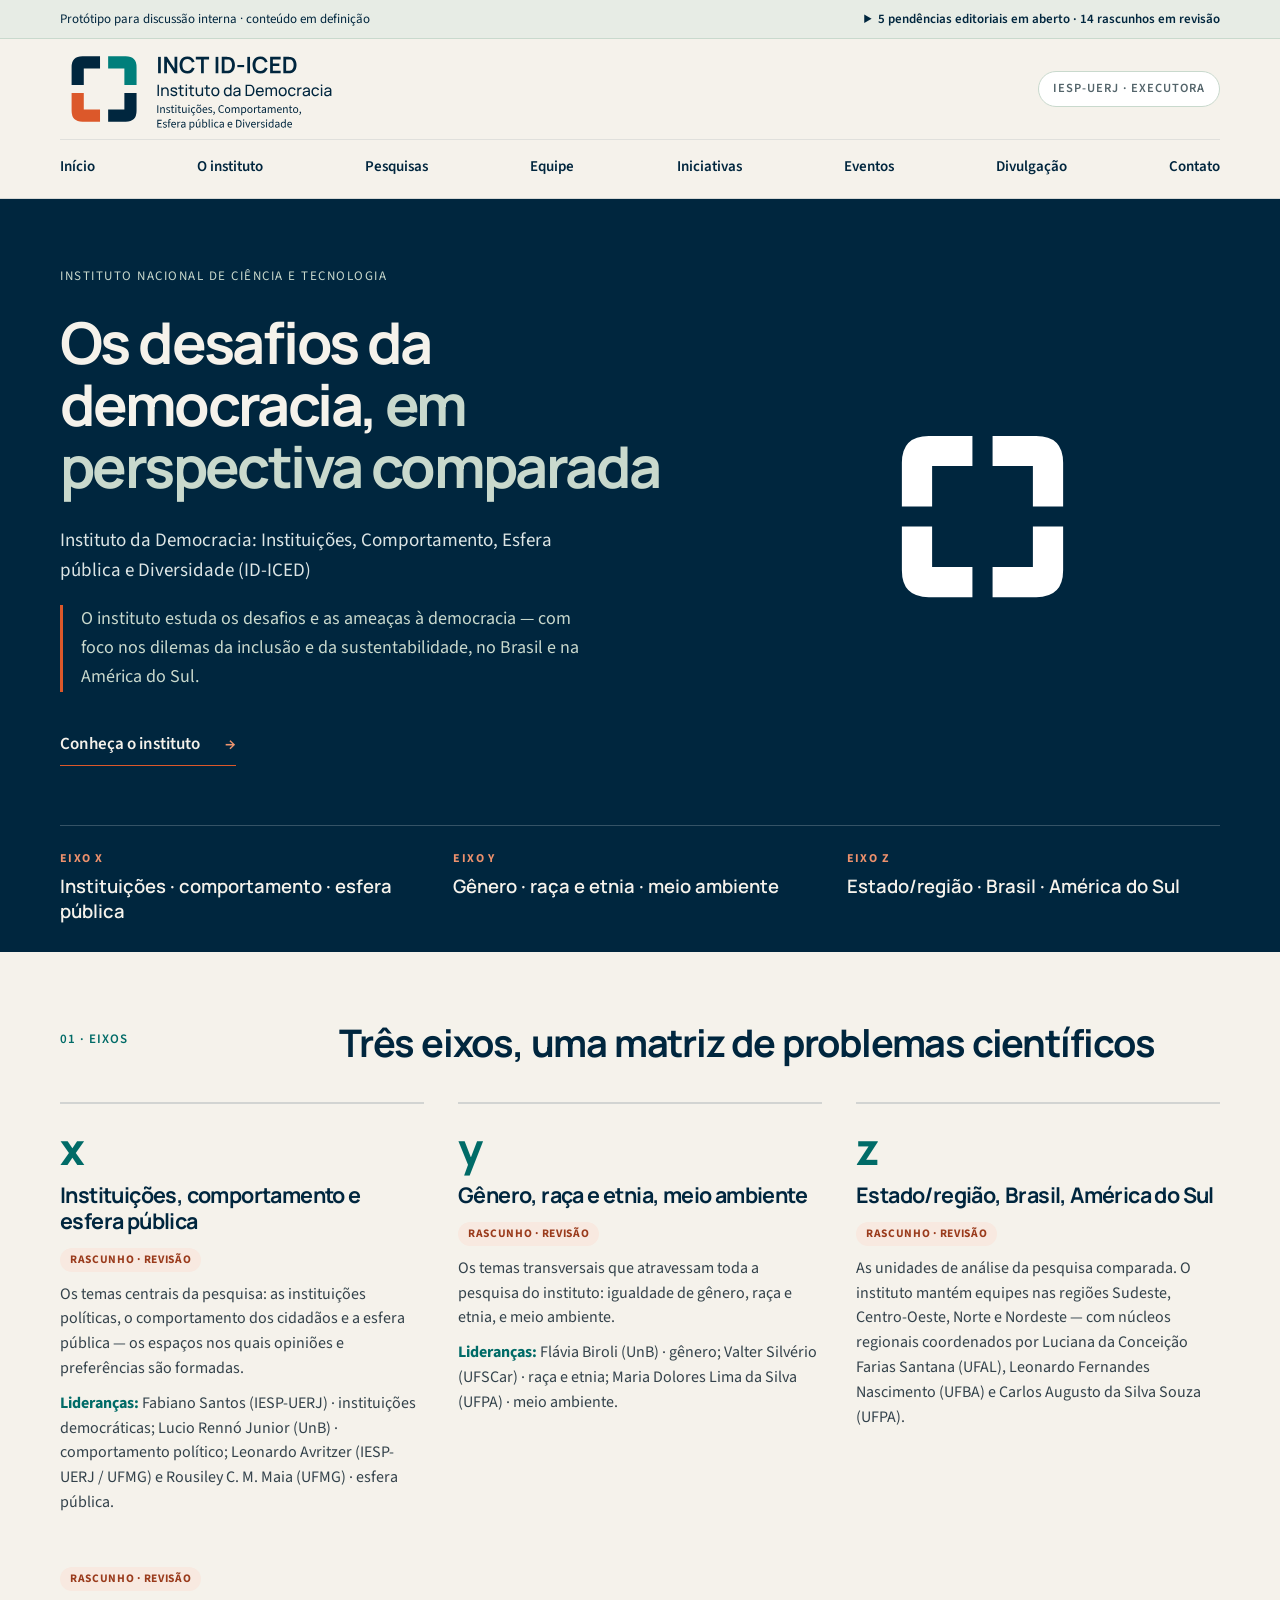
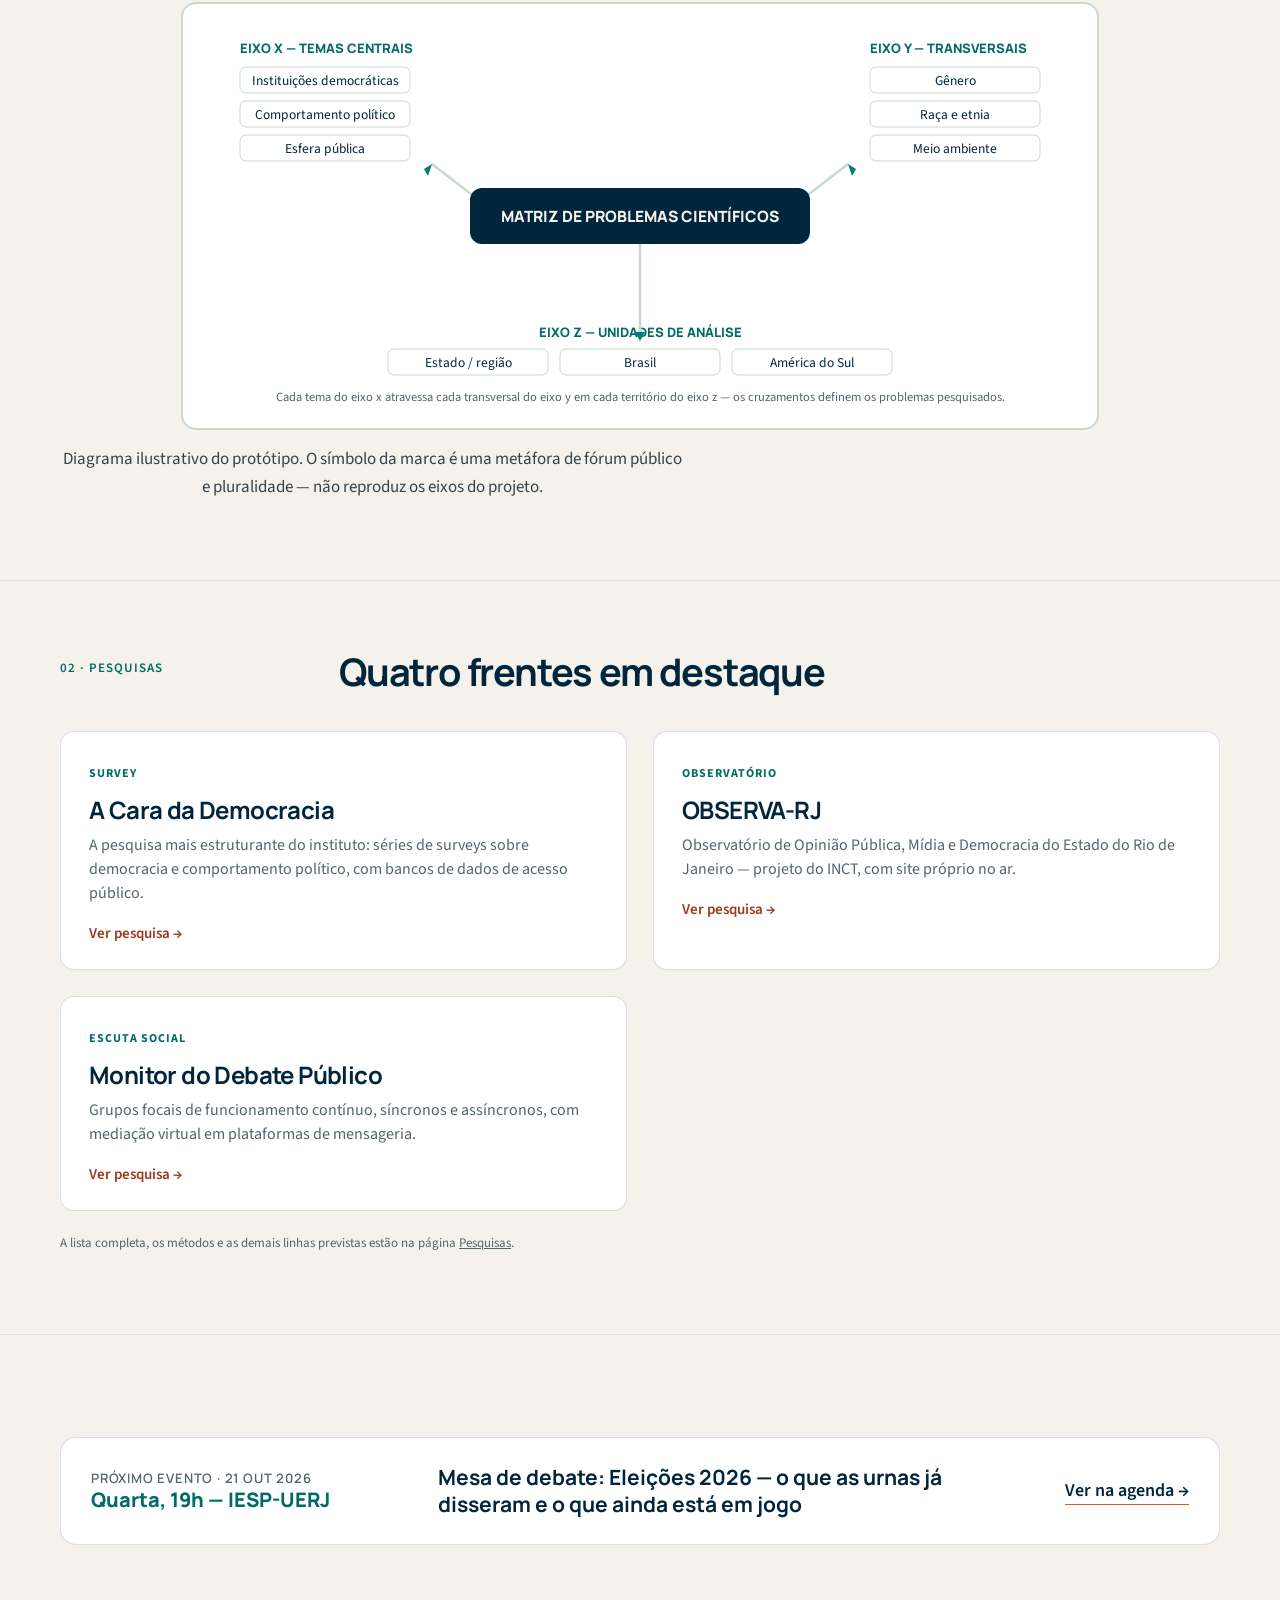
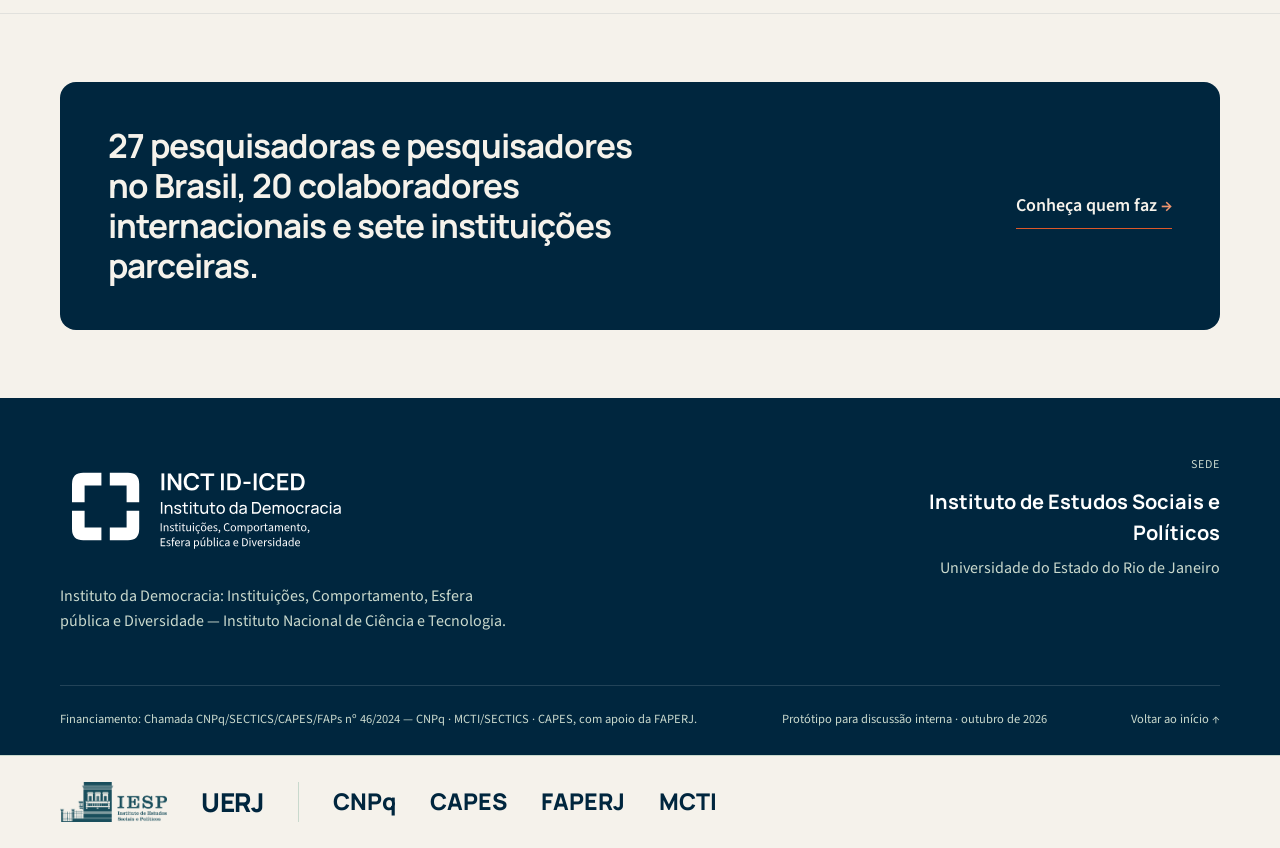
<file: index.html>
<!doctype html>
<html lang="pt-BR">
<head>
<meta charset="utf-8">
<meta name="viewport" content="width=device-width,initial-scale=1">
<meta name="robots" content="noindex,nofollow">
<meta property="og:title" content="INCT ID-ICED — Instituto da Democracia">
<meta property="og:description" content="Instituto da Democracia: Instituições, Comportamento, Esfera pública e Diversidade. Instituto Nacional de Ciência e Tecnologia.">
<meta property="og:url" content="https://feresjoao.github.io/inct-id-iced/">
<meta property="og:image" content="https://feresjoao.github.io/inct-id-iced/assets/og-image.png">
<meta property="og:type" content="website">
<meta property="og:locale" content="pt_BR">
<meta name="twitter:card" content="summary_large_image">
<title>INCT ID-ICED — Instituto da Democracia</title>
<meta name="description" content="Instituto da Democracia: Instituições, Comportamento, Esfera pública e Diversidade (INCT ID-ICED). Instituto Nacional de Ciência e Tecnologia.">
<link rel="icon" type="image/svg+xml" href="assets/favicon_32.svg">
<link rel="stylesheet" href="styles.css">
<script src="app.js" defer></script>
</head>
<body>
<a class="skip" href="#conteudo">Pular para o conteúdo</a>

<div class="prototype">
  <div class="container">
    <span>Protótipo para discussão interna · conteúdo em definição</span>
    <details class="review">
      <summary>5 pendências editoriais em aberto · 14 rascunhos em revisão</summary>
      <div class="review-panel">
        <p>Itens para revisão da coordenação</p>
        <ol>
          <li><a href="sobre.html#pendencia-01">Apresentação</a></li>
          <li><a href="sobre.html#pendencia-02">Trajetória e números do INCT anterior</a></li>
          <li><a href="#pendencia-03">Eixo x — instituições, comportamento e esfera pública</a></li>
          <li><a href="#pendencia-04">Eixo y — gênero, raça e etnia, meio ambiente</a></li>
          <li><a href="#pendencia-05">Eixo z — territórios e núcleos</a></li>
          <li><a href="#pendencia-06">Diagrama da matriz</a></li>
          <li><a href="pesquisas.html#pendencia-07">A Cara da Democracia</a></li>
          <li><a href="pesquisas.html#pendencia-08">OBSERVA-RJ</a></li>
          <li><a href="pesquisas.html#pendencia-09">Monitor do Debate Público</a></li>
          <li><a href="pesquisas.html#pendencia-11">Outras linhas previstas</a></li>
          <li><a href="pesquisas.html#pendencia-12">Métodos</a></li>
          <li><a href="equipe.html#pendencia-13">Equipes — conferir grafias e vínculos</a></li>
          <li><a href="iniciativas.html#pendencia-22">Iniciativas passadas a listar</a></li>
          <li><a href="eventos.html#pendencia-23">Eventos realizados a listar</a></li>
          <li><a href="sobre.html#pendencia-17">Instituições e laboratórios</a></li>
          <li><a href="divulgacao.html#pendencia-18">Divulgação</a></li>
          <li><a href="contato.html#pendencia-19">Contato institucional</a></li>
          <li><a href="sobre.html#pendencia-20">Logos oficiais dos financiadores</a></li>
          <li><a href="contato.html#pendencia-21">Domínio e publicação do site</a></li>
        </ol>
      </div>
    </details>
  </div>
</div>

<header class="header">
  <div class="container">
    <div class="masthead">
      <a class="brand" href="index.html" aria-label="INCT ID-ICED — início"><img src="assets/id-iced_horizontal_cor.svg" alt="INCT ID-ICED" width="500" height="168"></a>
      <div class="endorsement"><span>IESP-UERJ · executora</span></div>
      <button class="menu-toggle" aria-expanded="false" aria-controls="nav">Menu</button>
    </div>
    <nav class="navigation" id="nav" aria-label="Seções do site">
      <a href="index.html" aria-current="page">Início</a>
      <a href="sobre.html">O instituto</a>
      <a href="pesquisas.html">Pesquisas</a>
      <a href="equipe.html">Equipe</a>
      <a href="iniciativas.html">Iniciativas</a>
      <a href="eventos.html">Eventos</a>
      <a href="divulgacao.html">Divulgação</a>
      <a href="contato.html">Contato</a>
    </nav>
  </div>
</header>

<main id="conteudo">

<section class="hero" aria-label="Apresentação">
  <div class="container">
    <div class="hero-layout">
      <div>
        <p class="eyebrow">Instituto Nacional de Ciência e Tecnologia</p>
        <h1>Os desafios da democracia, <em>em perspectiva comparada</em></h1>
        <p class="full-name">Instituto da Democracia: Instituições, Comportamento, Esfera pública e Diversidade (ID-ICED)</p>
        <p class="hero-statement">O instituto estuda os desafios e as ameaças à democracia — com foco nos dilemas da inclusão e da sustentabilidade, no Brasil e na América do Sul.</p>
        <a class="hero-link" href="sobre.html">Conheça o instituto <span>→</span></a>
      </div>
      <div class="hero-symbol">
        <img src="assets/id-iced_simbolo_negativa.svg" alt="" width="128" height="128">
      </div>
    </div>
    <div class="axes" role="list" aria-label="Os três eixos do projeto">
      <div role="listitem"><span>Eixo x</span><strong>Instituições · comportamento · esfera pública</strong></div>
      <div role="listitem"><span>Eixo y</span><strong>Gênero · raça e etnia · meio ambiente</strong></div>
      <div role="listitem"><span>Eixo z</span><strong>Estado/região · Brasil · América do Sul</strong></div>
    </div>
  </div>
</section>

<section id="eixos" class="section section-eixos" aria-labelledby="titulo-eixos">
  <div class="container">
    <div class="section-heading">
      <span class="section-number">01 · Eixos</span>
      <h2 id="titulo-eixos">Três eixos, uma matriz de problemas científicos</h2>
    </div>
    <div class="axis-grid">
      <article>
        <div class="axis-letter">x</div>
        <h3>Instituições, comportamento e esfera pública</h3>
        <div id="pendencia-03" class="conteudo-draft">
          <span class="draft-chip">rascunho · revisão</span>
          <p>Os temas centrais da pesquisa: as instituições políticas, o comportamento dos cidadãos e a esfera pública — os espaços nos quais opiniões e preferências são formadas.</p>
          <p class="leads"><strong>Lideranças:</strong> Fabiano Santos (IESP-UERJ) · instituições democráticas; Lucio Rennó Junior (UnB) · comportamento político; Leonardo Avritzer (IESP-UERJ / UFMG) e Rousiley C. M. Maia (UFMG) · esfera pública.</p>
        </div>
      </article>
      <article>
        <div class="axis-letter">y</div>
        <h3>Gênero, raça e etnia, meio ambiente</h3>
        <div id="pendencia-04" class="conteudo-draft">
          <span class="draft-chip">rascunho · revisão</span>
          <p>Os temas transversais que atravessam toda a pesquisa do instituto: igualdade de gênero, raça e etnia, e meio ambiente.</p>
          <p class="leads"><strong>Lideranças:</strong> Flávia Biroli (UnB) · gênero; Valter Silvério (UFSCar) · raça e etnia; Maria Dolores Lima da Silva (UFPA) · meio ambiente.</p>
        </div>
      </article>
      <article>
        <div class="axis-letter">z</div>
        <h3>Estado/região, Brasil, América do Sul</h3>
        <div id="pendencia-05" class="conteudo-draft">
          <span class="draft-chip">rascunho · revisão</span>
          <p>As unidades de análise da pesquisa comparada. O instituto mantém equipes nas regiões Sudeste, Centro-Oeste, Norte e Nordeste — com núcleos regionais coordenados por Luciana da Conceição Farias Santana (UFAL), Leonardo Fernandes Nascimento (UFBA) e Carlos Augusto da Silva Souza (UFPA).</p>
        </div>
      </article>
    </div>
    <div id="pendencia-06" class="conteudo-draft">
      <span class="draft-chip">rascunho · revisão</span>
      <div class="diagram">
        <svg viewBox="0 0 920 430" role="img" aria-label="Diagrama ilustrativo: os três eixos ortogonais se cruzam formando uma matriz de problemas científicos" style="width:100%;max-width:920px;height:auto">
          <rect x="2" y="2" width="916" height="426" rx="14" fill="#FFFFFF" stroke="#C9D9CD" stroke-width="2"/>
          <text x="60" y="52" font-family="Manrope,sans-serif" font-size="13" font-weight="800" fill="#006B67">EIXO X — TEMAS CENTRAIS</text>
          <text x="690" y="52" font-family="Manrope,sans-serif" font-size="13" font-weight="800" fill="#006B67">EIXO Y — TRANSVERSAIS</text>
          <text x="460" y="336" text-anchor="middle" font-family="Manrope,sans-serif" font-size="13" font-weight="800" fill="#006B67">EIXO Z — UNIDADES DE ANÁLISE</text>
          <g font-family="Source Sans 3,sans-serif" font-size="13.5" fill="#00263E">
            <rect x="60" y="66" width="170" height="26" rx="6" fill="#FFFFFF" stroke="#C9D9CD"/><text x="145" y="84" text-anchor="middle">Instituições democráticas</text>
            <rect x="60" y="100" width="170" height="26" rx="6" fill="#FFFFFF" stroke="#C9D9CD"/><text x="145" y="118" text-anchor="middle">Comportamento político</text>
            <rect x="60" y="134" width="170" height="26" rx="6" fill="#FFFFFF" stroke="#C9D9CD"/><text x="145" y="152" text-anchor="middle">Esfera pública</text>
            <rect x="690" y="66" width="170" height="26" rx="6" fill="#FFFFFF" stroke="#C9D9CD"/><text x="775" y="84" text-anchor="middle">Gênero</text>
            <rect x="690" y="100" width="170" height="26" rx="6" fill="#FFFFFF" stroke="#C9D9CD"/><text x="775" y="118" text-anchor="middle">Raça e etnia</text>
            <rect x="690" y="134" width="170" height="26" rx="6" fill="#FFFFFF" stroke="#C9D9CD"/><text x="775" y="152" text-anchor="middle">Meio ambiente</text>
            <rect x="208" y="348" width="160" height="26" rx="6" fill="#FFFFFF" stroke="#C9D9CD"/><text x="288" y="366" text-anchor="middle">Estado / região</text>
            <rect x="380" y="348" width="160" height="26" rx="6" fill="#FFFFFF" stroke="#C9D9CD"/><text x="460" y="366" text-anchor="middle">Brasil</text>
            <rect x="552" y="348" width="160" height="26" rx="6" fill="#FFFFFF" stroke="#C9D9CD"/><text x="632" y="366" text-anchor="middle">América do Sul</text>
          </g>
          <line x1="300" y1="200" x2="252" y2="163" stroke="#C9D9CD" stroke-width="2.5"/>
          <polygon points="252,163 244,168 248,175" fill="#007F7B"/>
          <line x1="620" y1="200" x2="668" y2="163" stroke="#C9D9CD" stroke-width="2.5"/>
          <polygon points="668,163 676,168 672,175" fill="#007F7B"/>
          <line x1="460" y1="243" x2="460" y2="332" stroke="#C9D9CD" stroke-width="2.5"/>
          <polygon points="460,340 455,331 465,331" fill="#007F7B"/>
          <rect x="290" y="187" width="340" height="56" rx="12" fill="#00263E"/>
          <text x="460" y="221" text-anchor="middle" font-family="Manrope,sans-serif" font-size="15.5" font-weight="800" fill="#F5F2EB">MATRIZ DE PROBLEMAS CIENTÍFICOS</text>
          <text x="460" y="400" text-anchor="middle" font-family="Source Sans 3,sans-serif" font-size="12.5" fill="#53646A">Cada tema do eixo x atravessa cada transversal do eixo y em cada território do eixo z — os cruzamentos definem os problemas pesquisados.</text>
        </svg>
        <p class="editor-note">Diagrama ilustrativo do protótipo. O símbolo da marca é uma metáfora de fórum público e pluralidade — não reproduz os eixos do projeto.</p>
      </div>
    </div>
  </div>
</section>

<section id="destaques" class="section section-destaques" aria-labelledby="titulo-destaques">
  <div class="container">
    <div class="section-heading">
      <span class="section-number">02 · Pesquisas</span>
      <h2 id="titulo-destaques">Quatro frentes em destaque</h2>
    </div>
    <div class="card-grid">
      <a class="card" href="pesquisas.html#pendencia-07">
        <span class="card-tag">Survey</span>
        <h3>A Cara da Democracia</h3>
        <p>A pesquisa mais estruturante do instituto: séries de surveys sobre democracia e comportamento político, com bancos de dados de acesso público.</p>
        <span class="card-link">Ver pesquisa →</span>
      </a>
      <a class="card" href="pesquisas.html#pendencia-08">
        <span class="card-tag">Observatório</span>
        <h3>OBSERVA-RJ</h3>
        <p>Observatório de Opinião Pública, Mídia e Democracia do Estado do Rio de Janeiro — projeto do INCT, com site próprio no ar.</p>
        <span class="card-link">Ver pesquisa →</span>
      </a>
      <a class="card" href="pesquisas.html#pendencia-09">
        <span class="card-tag">Escuta social</span>
        <h3>Monitor do Debate Público</h3>
        <p>Grupos focais de funcionamento contínuo, síncronos e assíncronos, com mediação virtual em plataformas de mensageria.</p>
        <span class="card-link">Ver pesquisa →</span>
      </a>
    </div>
    <p class="editor-note" style="margin-top:22px">A lista completa, os métodos e as demais linhas previstas estão na página <a href="pesquisas.html">Pesquisas</a>.</p>
  </div>
</section>

<section class="section" aria-label="Próximo evento">
  <div class="container">
    <div class="banner-evento">
      <div class="quando"><small>Próximo evento · 21 out 2026</small>Quarta, 19h — IESP-UERJ</div>
      <strong class="t">Mesa de debate: Eleições 2026 — o que as urnas já disseram e o que ainda está em jogo</strong>
      <a href="eventos.html#evento-eleicoes-2026">Ver na agenda →</a>
    </div>
  </div>
</section>

<section class="section" aria-label="Convite">
  <div class="container">
    <div class="cta">
      <strong>27 pesquisadoras e pesquisadores no Brasil, 20 colaboradores internacionais e sete instituições parceiras.</strong>
      <a href="equipe.html">Conheça quem faz <span>→</span></a>
    </div>
  </div>
</section>

</main>

<footer class="footer">
  <div class="container">
    <div class="footer-layout">
      <div>
        <img src="assets/id-iced_horizontal_negativa.svg" alt="INCT ID-ICED" width="500" height="168" class="footer-logo">
        <p>Instituto da Democracia: Instituições, Comportamento, Esfera pública e Diversidade — Instituto Nacional de Ciência e Tecnologia.</p>
      </div>
      <div class="footer-sede">
        <span>Sede</span>
        <strong>Instituto de Estudos Sociais e Políticos</strong>
        <p>Universidade do Estado do Rio de Janeiro</p>
      </div>
    </div>
    <div class="footer-bottom">
      <span>Financiamento: Chamada CNPq/SECTICS/CAPES/FAPs nº 46/2024 — CNPq · MCTI/SECTICS · CAPES, com apoio da FAPERJ.</span>
      <span>Protótipo para discussão interna · outubro de 2026</span>
      <a href="#conteudo">Voltar ao início ↑</a>
    </div>
  </div>
</footer>

<div class="coassinatura-faixa">
  <div class="container">
    <div class="coassinatura" role="group" aria-label="Executora e financiadores">
      <img src="assets/logo_iesp_verde.png" alt="IESP-UERJ" width="1912" height="716">
      <span class="chip-uerj">UERJ</span>
      <span class="faixa-divisor"></span>
      <span class="chip-fina">CNPq</span>
      <span class="chip-fina">CAPES</span>
      <span class="chip-fina">FAPERJ</span>
      <span class="chip-fina">MCTI</span>
    </div>
  </div>
</div>

</body>
</html>
</file>
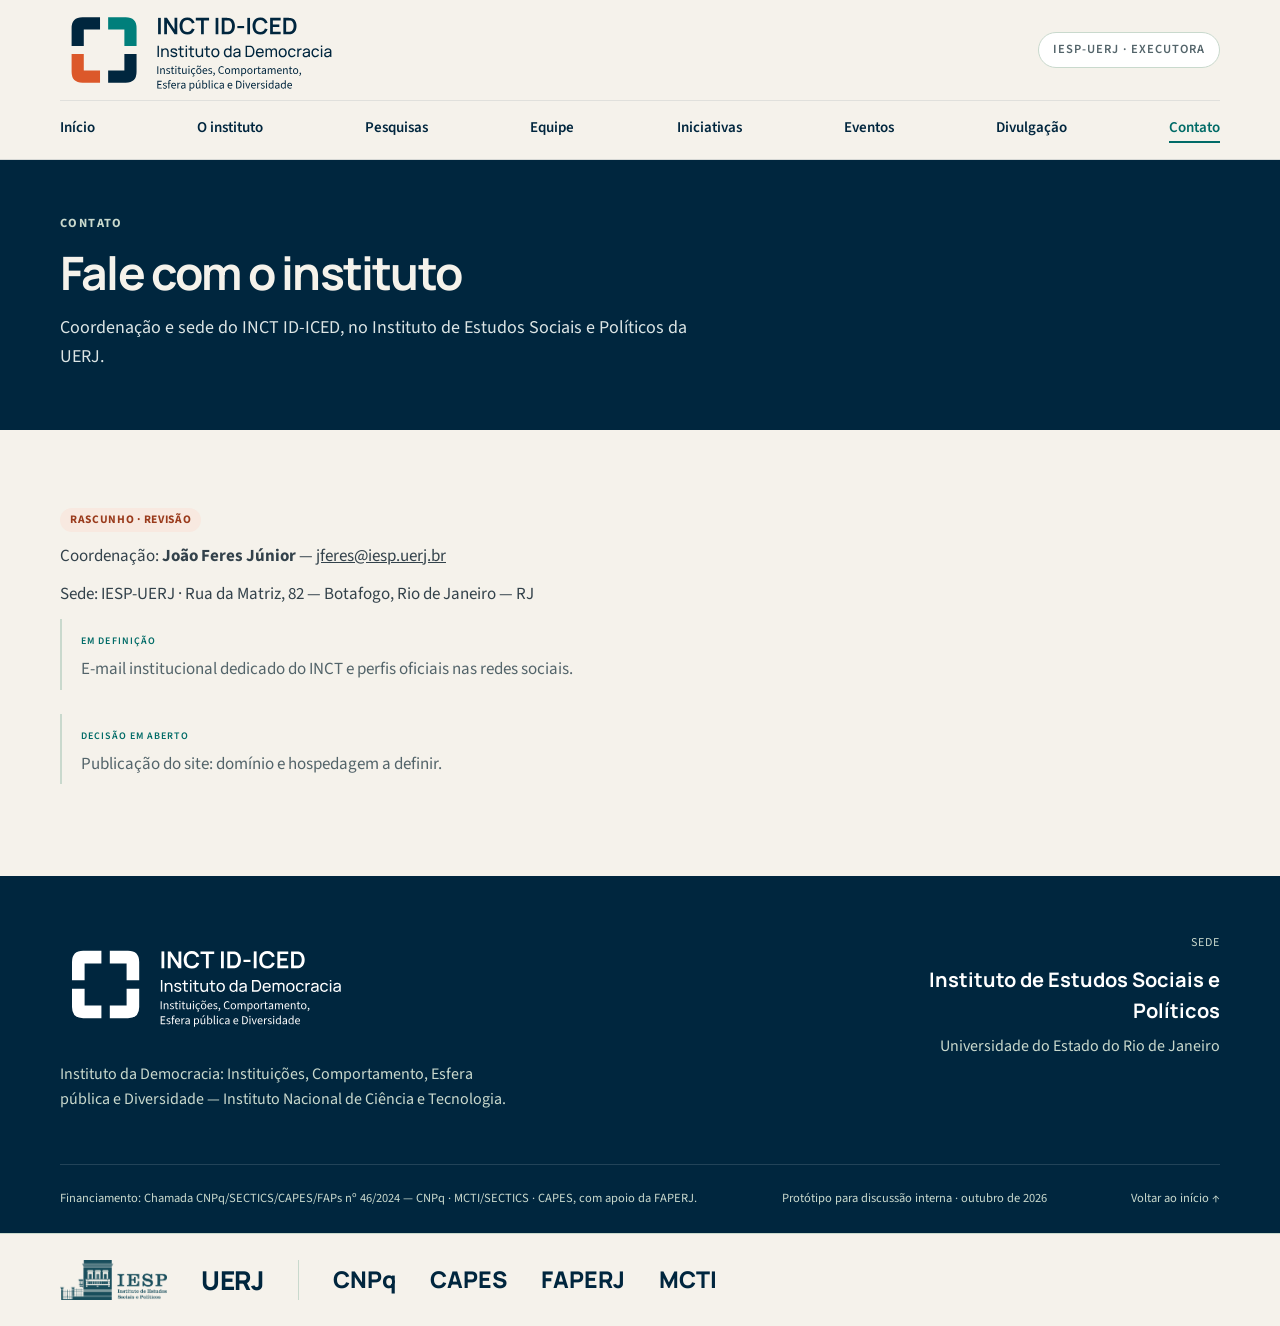
<file: contato.html>
<!doctype html>
<html lang="pt-BR">
<head>
<meta charset="utf-8">
<meta name="viewport" content="width=device-width,initial-scale=1">
<meta name="robots" content="noindex,nofollow">
<title>Contato — INCT ID-ICED</title>
<meta name="description" content="Contato com a coordenação do INCT ID-ICED, com sede no IESP-UERJ.">
<link rel="icon" type="image/svg+xml" href="assets/favicon_32.svg">
<link rel="stylesheet" href="styles.css">
<script src="app.js" defer></script>
</head>
<body>
<a class="skip" href="#conteudo">Pular para o conteúdo</a>

<header class="header">
  <div class="container">
    <div class="masthead">
      <a class="brand" href="index.html" aria-label="INCT ID-ICED — início"><img src="assets/id-iced_horizontal_cor.svg" alt="INCT ID-ICED" width="500" height="168"></a>
      <div class="endorsement"><span>IESP-UERJ · executora</span></div>
      <button class="menu-toggle" aria-expanded="false" aria-controls="nav">Menu</button>
    </div>
    <nav class="navigation" id="nav" aria-label="Seções do site">
      <a href="index.html">Início</a>
      <a href="sobre.html">O instituto</a>
      <a href="pesquisas.html">Pesquisas</a>
      <a href="equipe.html">Equipe</a>
      <a href="iniciativas.html">Iniciativas</a>
      <a href="eventos.html">Eventos</a>
      <a href="divulgacao.html">Divulgação</a>
      <a href="contato.html" aria-current="page">Contato</a>
    </nav>
  </div>
</header>

<main id="conteudo">

<div class="page-hero">
  <div class="container">
    <span class="crumb">Contato</span>
    <h1>Fale com o instituto</h1>
    <p>Coordenação e sede do INCT ID-ICED, no Instituto de Estudos Sociais e Políticos da UERJ.</p>
  </div>
</div>

<section class="section" aria-label="Contato">
  <div class="container">
    <div id="pendencia-19" class="conteudo-draft">
      <span class="draft-chip">rascunho · revisão</span>
      <p>Coordenação: <strong>João Feres Júnior</strong> — <a href="mailto:jferes@iesp.uerj.br">jferes@iesp.uerj.br</a></p>
      <p>Sede: IESP-UERJ · Rua da Matriz, 82 — Botafogo, Rio de Janeiro — RJ</p>
    </div>
    <div class="pending">
      <span class="pending-label">Em definição</span>
      <p>E-mail institucional dedicado do INCT e perfis oficiais nas redes sociais.</p>
    </div>
    <div class="pending" id="pendencia-21">
      <span class="pending-label">Decisão em aberto</span>
      <p>Publicação do site: domínio e hospedagem a definir.</p>
    </div>
  </div>
</section>

</main>

<footer class="footer">
  <div class="container">
    <div class="footer-layout">
      <div>
        <img src="assets/id-iced_horizontal_negativa.svg" alt="INCT ID-ICED" width="500" height="168" class="footer-logo">
        <p>Instituto da Democracia: Instituições, Comportamento, Esfera pública e Diversidade — Instituto Nacional de Ciência e Tecnologia.</p>
      </div>
      <div class="footer-sede">
        <span>Sede</span>
        <strong>Instituto de Estudos Sociais e Políticos</strong>
        <p>Universidade do Estado do Rio de Janeiro</p>
      </div>
    </div>
    <div class="footer-bottom">
      <span>Financiamento: Chamada CNPq/SECTICS/CAPES/FAPs nº 46/2024 — CNPq · MCTI/SECTICS · CAPES, com apoio da FAPERJ.</span>
      <span>Protótipo para discussão interna · outubro de 2026</span>
      <a href="#conteudo">Voltar ao início ↑</a>
    </div>
  </div>
</footer>

<div class="coassinatura-faixa">
  <div class="container">
    <div class="coassinatura" role="group" aria-label="Executora e financiadores">
      <img src="assets/logo_iesp_verde.png" alt="IESP-UERJ" width="1912" height="716">
      <span class="chip-uerj">UERJ</span>
      <span class="faixa-divisor"></span>
      <span class="chip-fina">CNPq</span>
      <span class="chip-fina">CAPES</span>
      <span class="chip-fina">FAPERJ</span>
      <span class="chip-fina">MCTI</span>
    </div>
  </div>
</div>

</body>
</html>
</file>
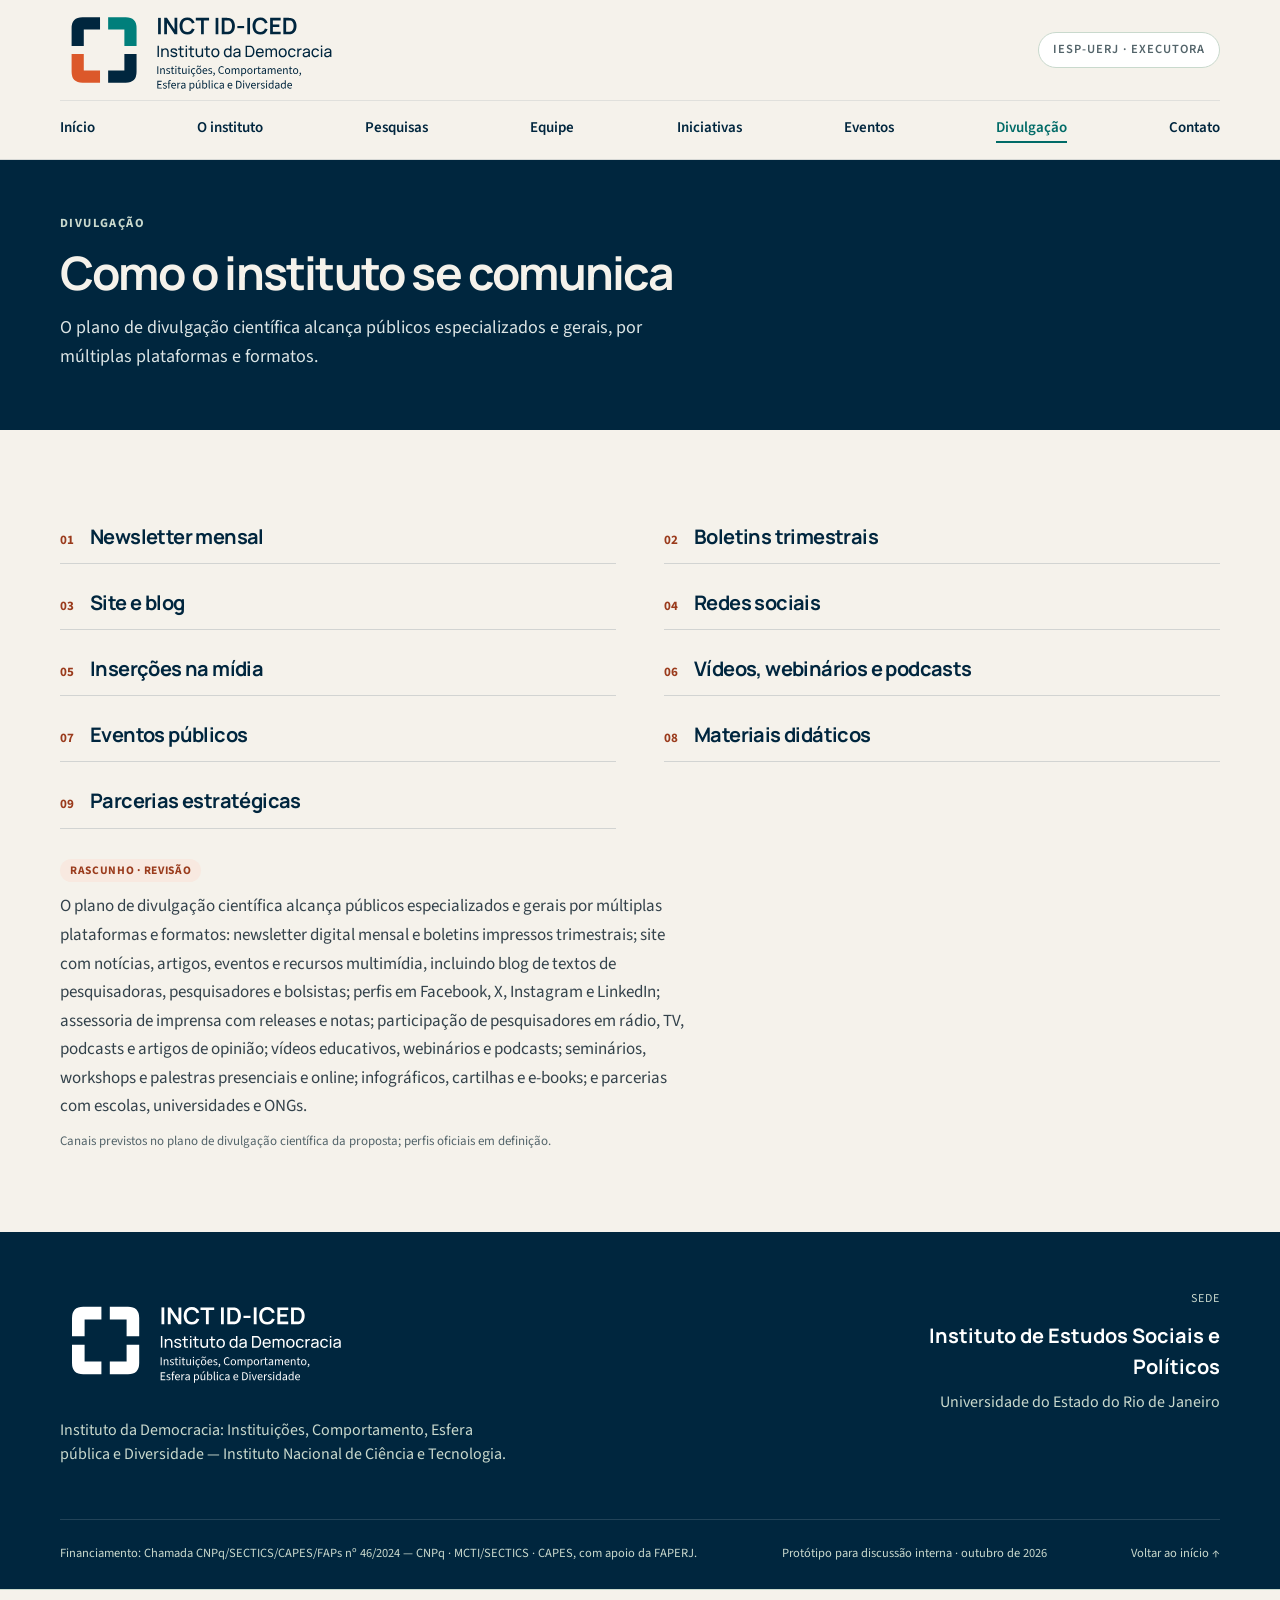
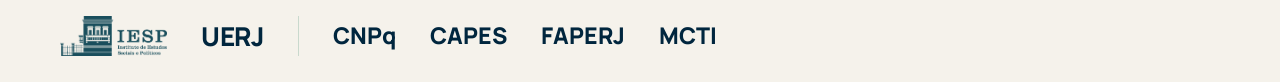
<file: divulgacao.html>
<!doctype html>
<html lang="pt-BR">
<head>
<meta charset="utf-8">
<meta name="viewport" content="width=device-width,initial-scale=1">
<meta name="robots" content="noindex,nofollow">
<title>Divulgação — INCT ID-ICED</title>
<meta name="description" content="Como o INCT ID-ICED se comunica: newsletter, boletins, site, redes sociais e materiais didáticos.">
<link rel="icon" type="image/svg+xml" href="assets/favicon_32.svg">
<link rel="stylesheet" href="styles.css">
<script src="app.js" defer></script>
</head>
<body>
<a class="skip" href="#conteudo">Pular para o conteúdo</a>

<header class="header">
  <div class="container">
    <div class="masthead">
      <a class="brand" href="index.html" aria-label="INCT ID-ICED — início"><img src="assets/id-iced_horizontal_cor.svg" alt="INCT ID-ICED" width="500" height="168"></a>
      <div class="endorsement"><span>IESP-UERJ · executora</span></div>
      <button class="menu-toggle" aria-expanded="false" aria-controls="nav">Menu</button>
    </div>
    <nav class="navigation" id="nav" aria-label="Seções do site">
      <a href="index.html">Início</a>
      <a href="sobre.html">O instituto</a>
      <a href="pesquisas.html">Pesquisas</a>
      <a href="equipe.html">Equipe</a>
      <a href="iniciativas.html">Iniciativas</a>
      <a href="eventos.html">Eventos</a>
      <a href="divulgacao.html" aria-current="page">Divulgação</a>
      <a href="contato.html">Contato</a>
    </nav>
  </div>
</header>

<main id="conteudo">

<div class="page-hero">
  <div class="container">
    <span class="crumb">Divulgação</span>
    <h1>Como o instituto se comunica</h1>
    <p>O plano de divulgação científica alcança públicos especializados e gerais, por múltiplas plataformas e formatos.</p>
  </div>
</div>

<section class="section" aria-label="Canais">
  <div class="container">
    <div class="product-list" aria-label="Canais de divulgação">
      <div><span>01</span><h3>Newsletter mensal</h3></div>
      <div><span>02</span><h3>Boletins trimestrais</h3></div>
      <div><span>03</span><h3>Site e blog</h3></div>
      <div><span>04</span><h3>Redes sociais</h3></div>
      <div><span>05</span><h3>Inserções na mídia</h3></div>
      <div><span>06</span><h3>Vídeos, webinários e podcasts</h3></div>
      <div><span>07</span><h3>Eventos públicos</h3></div>
      <div><span>08</span><h3>Materiais didáticos</h3></div>
      <div><span>09</span><h3>Parcerias estratégicas</h3></div>
    </div>
    <div id="pendencia-18" class="conteudo-draft">
      <span class="draft-chip">rascunho · revisão</span>
      <p>O plano de divulgação científica alcança públicos especializados e gerais por múltiplas plataformas e formatos: newsletter digital mensal e boletins impressos trimestrais; site com notícias, artigos, eventos e recursos multimídia, incluindo blog de textos de pesquisadoras, pesquisadores e bolsistas; perfis em Facebook, X, Instagram e LinkedIn; assessoria de imprensa com releases e notas; participação de pesquisadores em rádio, TV, podcasts e artigos de opinião; vídeos educativos, webinários e podcasts; seminários, workshops e palestras presenciais e online; infográficos, cartilhas e e-books; e parcerias com escolas, universidades e ONGs.</p>
    </div>
    <p class="editor-note">Canais previstos no plano de divulgação científica da proposta; perfis oficiais em definição.</p>
  </div>
</section>

</main>

<footer class="footer">
  <div class="container">
    <div class="footer-layout">
      <div>
        <img src="assets/id-iced_horizontal_negativa.svg" alt="INCT ID-ICED" width="500" height="168" class="footer-logo">
        <p>Instituto da Democracia: Instituições, Comportamento, Esfera pública e Diversidade — Instituto Nacional de Ciência e Tecnologia.</p>
      </div>
      <div class="footer-sede">
        <span>Sede</span>
        <strong>Instituto de Estudos Sociais e Políticos</strong>
        <p>Universidade do Estado do Rio de Janeiro</p>
      </div>
    </div>
    <div class="footer-bottom">
      <span>Financiamento: Chamada CNPq/SECTICS/CAPES/FAPs nº 46/2024 — CNPq · MCTI/SECTICS · CAPES, com apoio da FAPERJ.</span>
      <span>Protótipo para discussão interna · outubro de 2026</span>
      <a href="#conteudo">Voltar ao início ↑</a>
    </div>
  </div>
</footer>

<div class="coassinatura-faixa">
  <div class="container">
    <div class="coassinatura" role="group" aria-label="Executora e financiadores">
      <img src="assets/logo_iesp_verde.png" alt="IESP-UERJ" width="1912" height="716">
      <span class="chip-uerj">UERJ</span>
      <span class="faixa-divisor"></span>
      <span class="chip-fina">CNPq</span>
      <span class="chip-fina">CAPES</span>
      <span class="chip-fina">FAPERJ</span>
      <span class="chip-fina">MCTI</span>
    </div>
  </div>
</div>

</body>
</html>
</file>
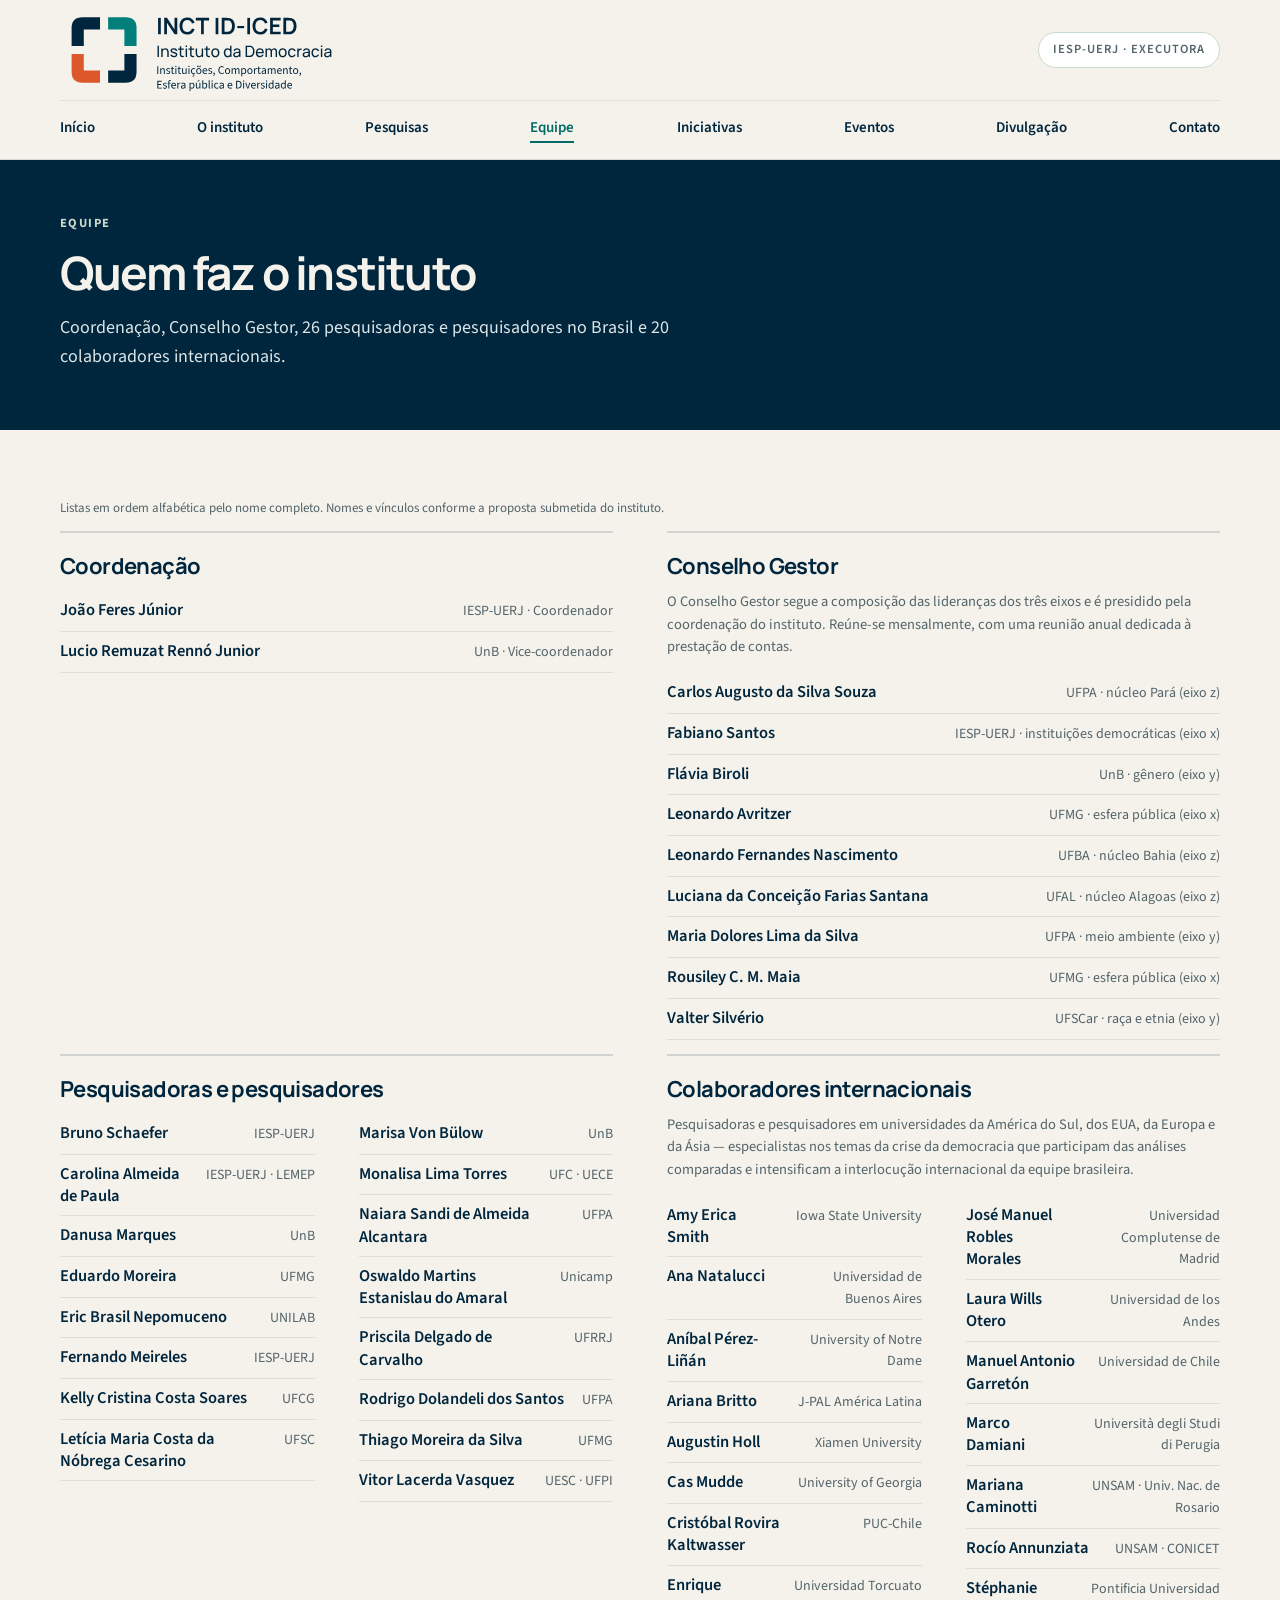
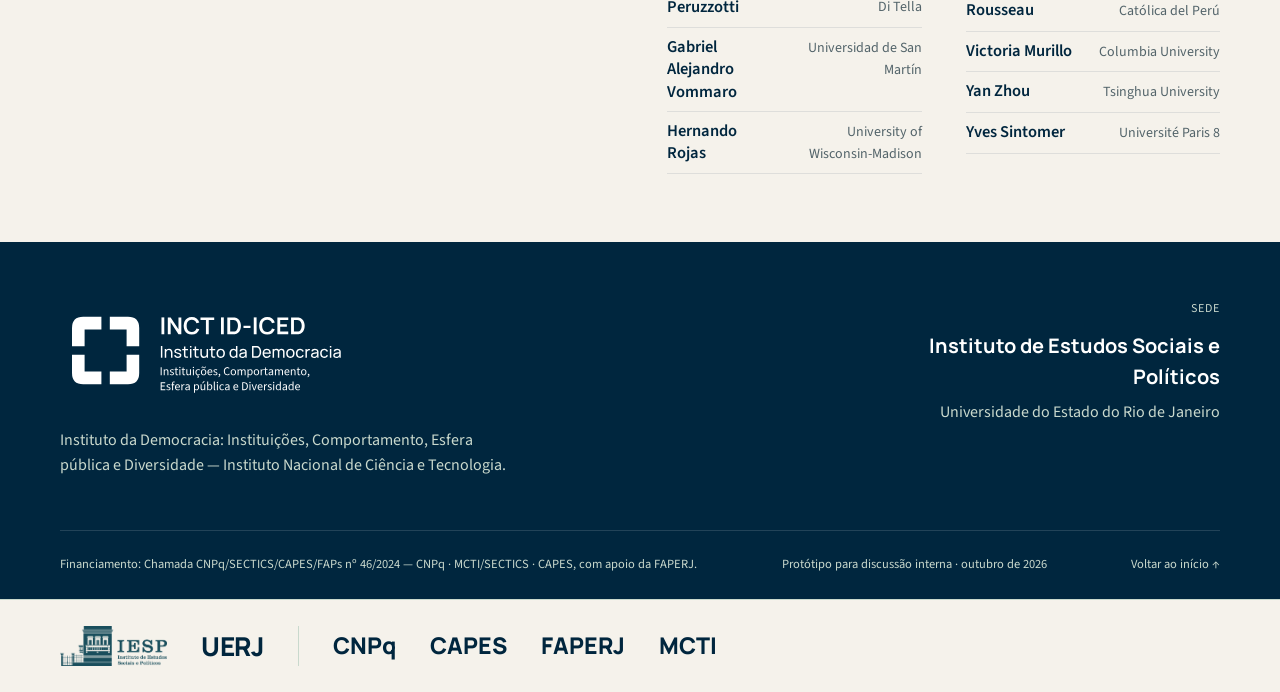
<file: equipe.html>
<!doctype html>
<html lang="pt-BR">
<head>
<meta charset="utf-8">
<meta name="viewport" content="width=device-width,initial-scale=1">
<meta name="robots" content="noindex,nofollow">
<title>Equipe — INCT ID-ICED</title>
<meta name="description" content="A equipe do INCT ID-ICED: coordenação, Conselho Gestor, pesquisadoras e pesquisadores nacionais e colaboradores internacionais.">
<link rel="icon" type="image/svg+xml" href="assets/favicon_32.svg">
<link rel="stylesheet" href="styles.css">
<script src="app.js" defer></script>
</head>
<body>
<a class="skip" href="#conteudo">Pular para o conteúdo</a>

<header class="header">
  <div class="container">
    <div class="masthead">
      <a class="brand" href="index.html" aria-label="INCT ID-ICED — início"><img src="assets/id-iced_horizontal_cor.svg" alt="INCT ID-ICED" width="500" height="168"></a>
      <div class="endorsement"><span>IESP-UERJ · executora</span></div>
      <button class="menu-toggle" aria-expanded="false" aria-controls="nav">Menu</button>
    </div>
    <nav class="navigation" id="nav" aria-label="Seções do site">
      <a href="index.html">Início</a>
      <a href="sobre.html">O instituto</a>
      <a href="pesquisas.html">Pesquisas</a>
      <a href="equipe.html" aria-current="page">Equipe</a>
      <a href="iniciativas.html">Iniciativas</a>
      <a href="eventos.html">Eventos</a>
      <a href="divulgacao.html">Divulgação</a>
      <a href="contato.html">Contato</a>
    </nav>
  </div>
</header>

<main id="conteudo">

<div class="page-hero">
  <div class="container">
    <span class="crumb">Equipe</span>
    <h1>Quem faz o instituto</h1>
    <p>Coordenação, Conselho Gestor, 26 pesquisadoras e pesquisadores no Brasil e 20 colaboradores internacionais.</p>
  </div>
</div>

<section class="section" aria-label="Equipe">
  <div class="container">
    <p class="editor-note">Listas em ordem alfabética pelo nome completo. Nomes e vínculos conforme a proposta submetida do instituto.</p>
    <div class="team-grid">
      <article id="pendencia-13">
        <h3>Coordenação</h3>
        <ul class="team-list">
          <li><strong>João Feres Júnior</strong><span>IESP-UERJ · Coordenador</span></li>
          <li><strong>Lucio Remuzat Rennó Junior</strong><span>UnB · Vice-coordenador</span></li>
        </ul>
      </article>
      <article id="pendencia-14">
        <h3>Conselho Gestor</h3>
        <p class="leads">O Conselho Gestor segue a composição das lideranças dos três eixos e é presidido pela coordenação do instituto. Reúne-se mensalmente, com uma reunião anual dedicada à prestação de contas.</p>
        <ul class="team-list">
          <li><strong>Carlos Augusto da Silva Souza</strong><span>UFPA · núcleo Pará (eixo z)</span></li>
          <li><strong>Fabiano Santos</strong><span>IESP-UERJ · instituições democráticas (eixo x)</span></li>
          <li><strong>Flávia Biroli</strong><span>UnB · gênero (eixo y)</span></li>
          <li><strong>Leonardo Avritzer</strong><span>UFMG · esfera pública (eixo x)</span></li>
          <li><strong>Leonardo Fernandes Nascimento</strong><span>UFBA · núcleo Bahia (eixo z)</span></li>
          <li><strong>Luciana da Conceição Farias Santana</strong><span>UFAL · núcleo Alagoas (eixo z)</span></li>
          <li><strong>Maria Dolores Lima da Silva</strong><span>UFPA · meio ambiente (eixo y)</span></li>
          <li><strong>Rousiley C. M. Maia</strong><span>UFMG · esfera pública (eixo x)</span></li>
          <li><strong>Valter Silvério</strong><span>UFSCar · raça e etnia (eixo y)</span></li>
        </ul>
      </article>
      <article id="pendencia-15">
        <h3>Pesquisadoras e pesquisadores</h3>
        <ul class="team-list cols">
          <li><strong>Bruno Schaefer</strong><span>IESP-UERJ</span></li>
          <li><strong>Carolina Almeida de Paula</strong><span>IESP-UERJ · LEMEP</span></li>
          <li><strong>Danusa Marques</strong><span>UnB</span></li>
          <li><strong>Eduardo Moreira</strong><span>UFMG</span></li>
          <li><strong>Eric Brasil Nepomuceno</strong><span>UNILAB</span></li>
          <li><strong>Fernando Meireles</strong><span>IESP-UERJ</span></li>
          <li><strong>Kelly Cristina Costa Soares</strong><span>UFCG</span></li>
          <li><strong>Letícia Maria Costa da Nóbrega Cesarino</strong><span>UFSC</span></li>
          <li><strong>Marisa Von Bülow</strong><span>UnB</span></li>
          <li><strong>Monalisa Lima Torres</strong><span>UFC · UECE</span></li>
          <li><strong>Naiara Sandi de Almeida Alcantara</strong><span>UFPA</span></li>
          <li><strong>Oswaldo Martins Estanislau do Amaral</strong><span>Unicamp</span></li>
          <li><strong>Priscila Delgado de Carvalho</strong><span>UFRRJ</span></li>
          <li><strong>Rodrigo Dolandeli dos Santos</strong><span>UFPA</span></li>
          <li><strong>Thiago Moreira da Silva</strong><span>UFMG</span></li>
          <li><strong>Vitor Lacerda Vasquez</strong><span>UESC · UFPI</span></li>
        </ul>
      </article>
      <article id="pendencia-16">
        <h3>Colaboradores internacionais</h3>
        <p class="leads">Pesquisadoras e pesquisadores em universidades da América do Sul, dos EUA, da Europa e da Ásia — especialistas nos temas da crise da democracia que participam das análises comparadas e intensificam a interlocução internacional da equipe brasileira.</p>
        <ul class="team-list cols">
          <li><strong>Amy Erica Smith</strong><span>Iowa State University</span></li>
          <li><strong>Ana Natalucci</strong><span>Universidad de Buenos Aires</span></li>
          <li><strong>Aníbal Pérez-Liñán</strong><span>University of Notre Dame</span></li>
          <li><strong>Ariana Britto</strong><span>J-PAL América Latina</span></li>
          <li><strong>Augustin Holl</strong><span>Xiamen University</span></li>
          <li><strong>Cas Mudde</strong><span>University of Georgia</span></li>
          <li><strong>Cristóbal Rovira Kaltwasser</strong><span>PUC-Chile</span></li>
          <li><strong>Enrique Peruzzotti</strong><span>Universidad Torcuato Di Tella</span></li>
          <li><strong>Gabriel Alejandro Vommaro</strong><span>Universidad de San Martín</span></li>
          <li><strong>Hernando Rojas</strong><span>University of Wisconsin-Madison</span></li>
          <li><strong>José Manuel Robles Morales</strong><span>Universidad Complutense de Madrid</span></li>
          <li><strong>Laura Wills Otero</strong><span>Universidad de los Andes</span></li>
          <li><strong>Manuel Antonio Garretón</strong><span>Universidad de Chile</span></li>
          <li><strong>Marco Damiani</strong><span>Università degli Studi di Perugia</span></li>
          <li><strong>Mariana Caminotti</strong><span>UNSAM · Univ. Nac. de Rosario</span></li>
          <li><strong>Rocío Annunziata</strong><span>UNSAM · CONICET</span></li>
          <li><strong>Stéphanie Rousseau</strong><span>Pontificia Universidad Católica del Perú</span></li>
          <li><strong>Victoria Murillo</strong><span>Columbia University</span></li>
          <li><strong>Yan Zhou</strong><span>Tsinghua University</span></li>
          <li><strong>Yves Sintomer</strong><span>Université Paris 8</span></li>
        </ul>
      </article>
    </div>
  </div>
</section>

</main>

<footer class="footer">
  <div class="container">
    <div class="footer-layout">
      <div>
        <img src="assets/id-iced_horizontal_negativa.svg" alt="INCT ID-ICED" width="500" height="168" class="footer-logo">
        <p>Instituto da Democracia: Instituições, Comportamento, Esfera pública e Diversidade — Instituto Nacional de Ciência e Tecnologia.</p>
      </div>
      <div class="footer-sede">
        <span>Sede</span>
        <strong>Instituto de Estudos Sociais e Políticos</strong>
        <p>Universidade do Estado do Rio de Janeiro</p>
      </div>
    </div>
    <div class="footer-bottom">
      <span>Financiamento: Chamada CNPq/SECTICS/CAPES/FAPs nº 46/2024 — CNPq · MCTI/SECTICS · CAPES, com apoio da FAPERJ.</span>
      <span>Protótipo para discussão interna · outubro de 2026</span>
      <a href="#conteudo">Voltar ao início ↑</a>
    </div>
  </div>
</footer>

<div class="coassinatura-faixa">
  <div class="container">
    <div class="coassinatura" role="group" aria-label="Executora e financiadores">
      <img src="assets/logo_iesp_verde.png" alt="IESP-UERJ" width="1912" height="716">
      <span class="chip-uerj">UERJ</span>
      <span class="faixa-divisor"></span>
      <span class="chip-fina">CNPq</span>
      <span class="chip-fina">CAPES</span>
      <span class="chip-fina">FAPERJ</span>
      <span class="chip-fina">MCTI</span>
    </div>
  </div>
</div>

</body>
</html>
</file>
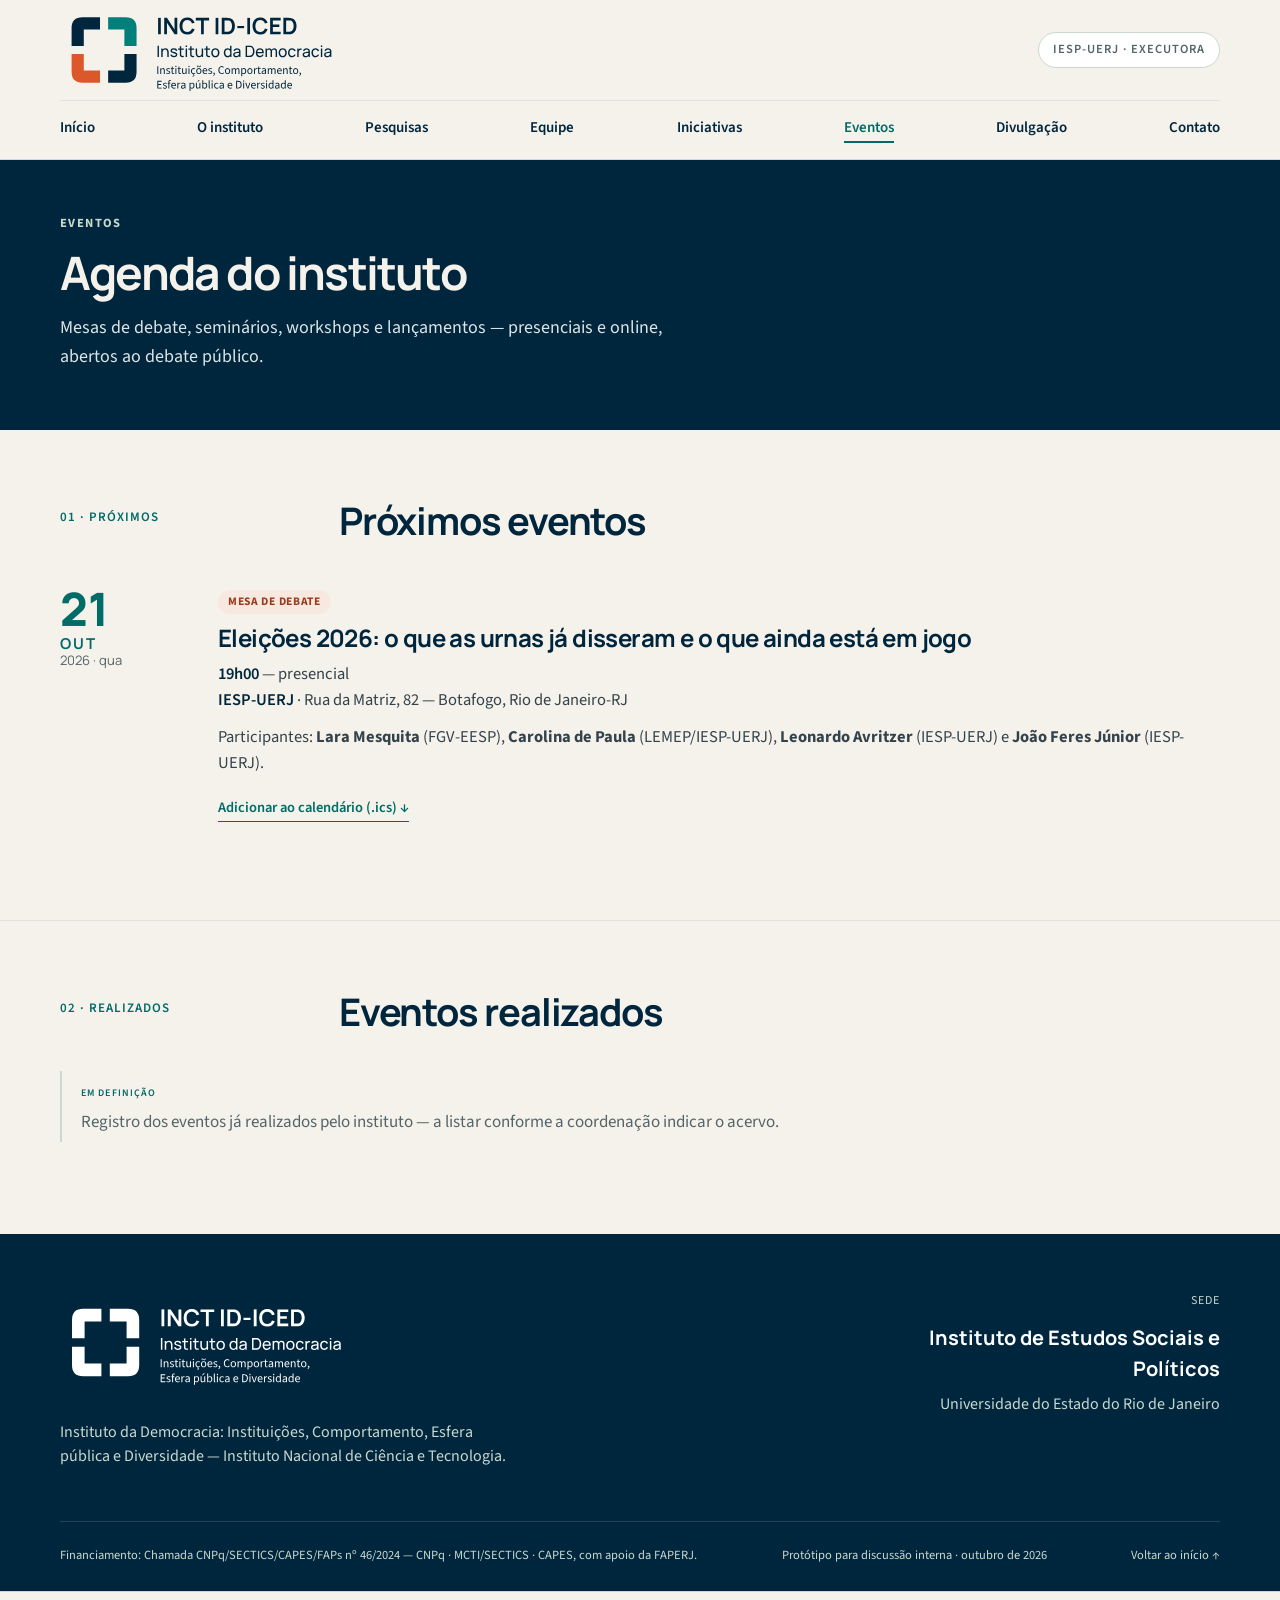
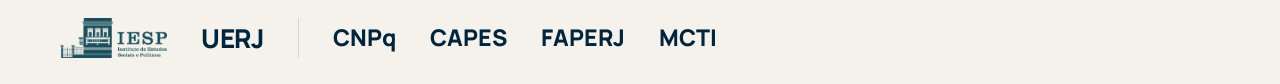
<file: eventos.html>
<!doctype html>
<html lang="pt-BR">
<head>
<meta charset="utf-8">
<meta name="viewport" content="width=device-width,initial-scale=1">
<meta name="robots" content="noindex,nofollow">
<title>Eventos — INCT ID-ICED</title>
<meta name="description" content="Agenda de eventos do INCT ID-ICED: mesas, seminários e lançamentos.">
<link rel="icon" type="image/svg+xml" href="assets/favicon_32.svg">
<link rel="stylesheet" href="styles.css">
<script src="app.js" defer></script>
</head>
<body>
<a class="skip" href="#conteudo">Pular para o conteúdo</a>

<header class="header">
  <div class="container">
    <div class="masthead">
      <a class="brand" href="index.html" aria-label="INCT ID-ICED — início"><img src="assets/id-iced_horizontal_cor.svg" alt="INCT ID-ICED" width="500" height="168"></a>
      <div class="endorsement"><span>IESP-UERJ · executora</span></div>
      <button class="menu-toggle" aria-expanded="false" aria-controls="nav">Menu</button>
    </div>
    <nav class="navigation" id="nav" aria-label="Seções do site">
      <a href="index.html">Início</a>
      <a href="sobre.html">O instituto</a>
      <a href="pesquisas.html">Pesquisas</a>
      <a href="equipe.html">Equipe</a>
      <a href="iniciativas.html">Iniciativas</a>
      <a href="eventos.html" aria-current="page">Eventos</a>
      <a href="divulgacao.html">Divulgação</a>
      <a href="contato.html">Contato</a>
    </nav>
  </div>
</header>

<main id="conteudo">

<div class="page-hero">
  <div class="container">
    <span class="crumb">Eventos</span>
    <h1>Agenda do instituto</h1>
    <p>Mesas de debate, seminários, workshops e lançamentos — presenciais e online, abertos ao debate público.</p>
  </div>
</div>

<section class="section" aria-label="Próximos eventos">
  <div class="container">
    <div class="section-heading">
      <span class="section-number">01 · Próximos</span>
      <h2 id="titulo-proximos">Próximos eventos</h2>
    </div>

    <article class="event" id="evento-eleicoes-2026">
      <div class="event-date">
        <span class="dia">21</span>
        <span class="mes">out</span>
        <span class="ano">2026 · qua</span>
      </div>
      <div class="event-body">
        <span class="event-type">Mesa de debate</span>
        <h3>Eleições 2026: o que as urnas já disseram e o que ainda está em jogo</h3>
        <p class="event-meta">
          <span><strong>19h00</strong> — presencial</span>
          <span><strong>IESP-UERJ</strong> · Rua da Matriz, 82 — Botafogo, Rio de Janeiro-RJ</span>
        </p>
        <p>Participantes: <strong>Lara Mesquita</strong> (FGV-EESP), <strong>Carolina de Paula</strong> (LEMEP/IESP-UERJ), <strong>Leonardo Avritzer</strong> (IESP-UERJ) e <strong>João Feres Júnior</strong> (IESP-UERJ).</p>
        <a class="event-ics" href="assets/evento-eleicoes-2026.ics" download>Adicionar ao calendário (.ics) ↓</a>
      </div>
    </article>
  </div>
</section>

<section class="section" aria-label="Eventos realizados">
  <div class="container">
    <div class="section-heading">
      <span class="section-number">02 · Realizados</span>
      <h2 id="titulo-realizados">Eventos realizados</h2>
    </div>
    <div class="pending" id="pendencia-23">
      <span class="pending-label">Em definição</span>
      <p>Registro dos eventos já realizados pelo instituto — a listar conforme a coordenação indicar o acervo.</p>
    </div>
  </div>
</section>

</main>

<footer class="footer">
  <div class="container">
    <div class="footer-layout">
      <div>
        <img src="assets/id-iced_horizontal_negativa.svg" alt="INCT ID-ICED" width="500" height="168" class="footer-logo">
        <p>Instituto da Democracia: Instituições, Comportamento, Esfera pública e Diversidade — Instituto Nacional de Ciência e Tecnologia.</p>
      </div>
      <div class="footer-sede">
        <span>Sede</span>
        <strong>Instituto de Estudos Sociais e Políticos</strong>
        <p>Universidade do Estado do Rio de Janeiro</p>
      </div>
    </div>
    <div class="footer-bottom">
      <span>Financiamento: Chamada CNPq/SECTICS/CAPES/FAPs nº 46/2024 — CNPq · MCTI/SECTICS · CAPES, com apoio da FAPERJ.</span>
      <span>Protótipo para discussão interna · outubro de 2026</span>
      <a href="#conteudo">Voltar ao início ↑</a>
    </div>
  </div>
</footer>

<div class="coassinatura-faixa">
  <div class="container">
    <div class="coassinatura" role="group" aria-label="Executora e financiadores">
      <img src="assets/logo_iesp_verde.png" alt="IESP-UERJ" width="1912" height="716">
      <span class="chip-uerj">UERJ</span>
      <span class="faixa-divisor"></span>
      <span class="chip-fina">CNPq</span>
      <span class="chip-fina">CAPES</span>
      <span class="chip-fina">FAPERJ</span>
      <span class="chip-fina">MCTI</span>
    </div>
  </div>
</div>

</body>
</html>
</file>
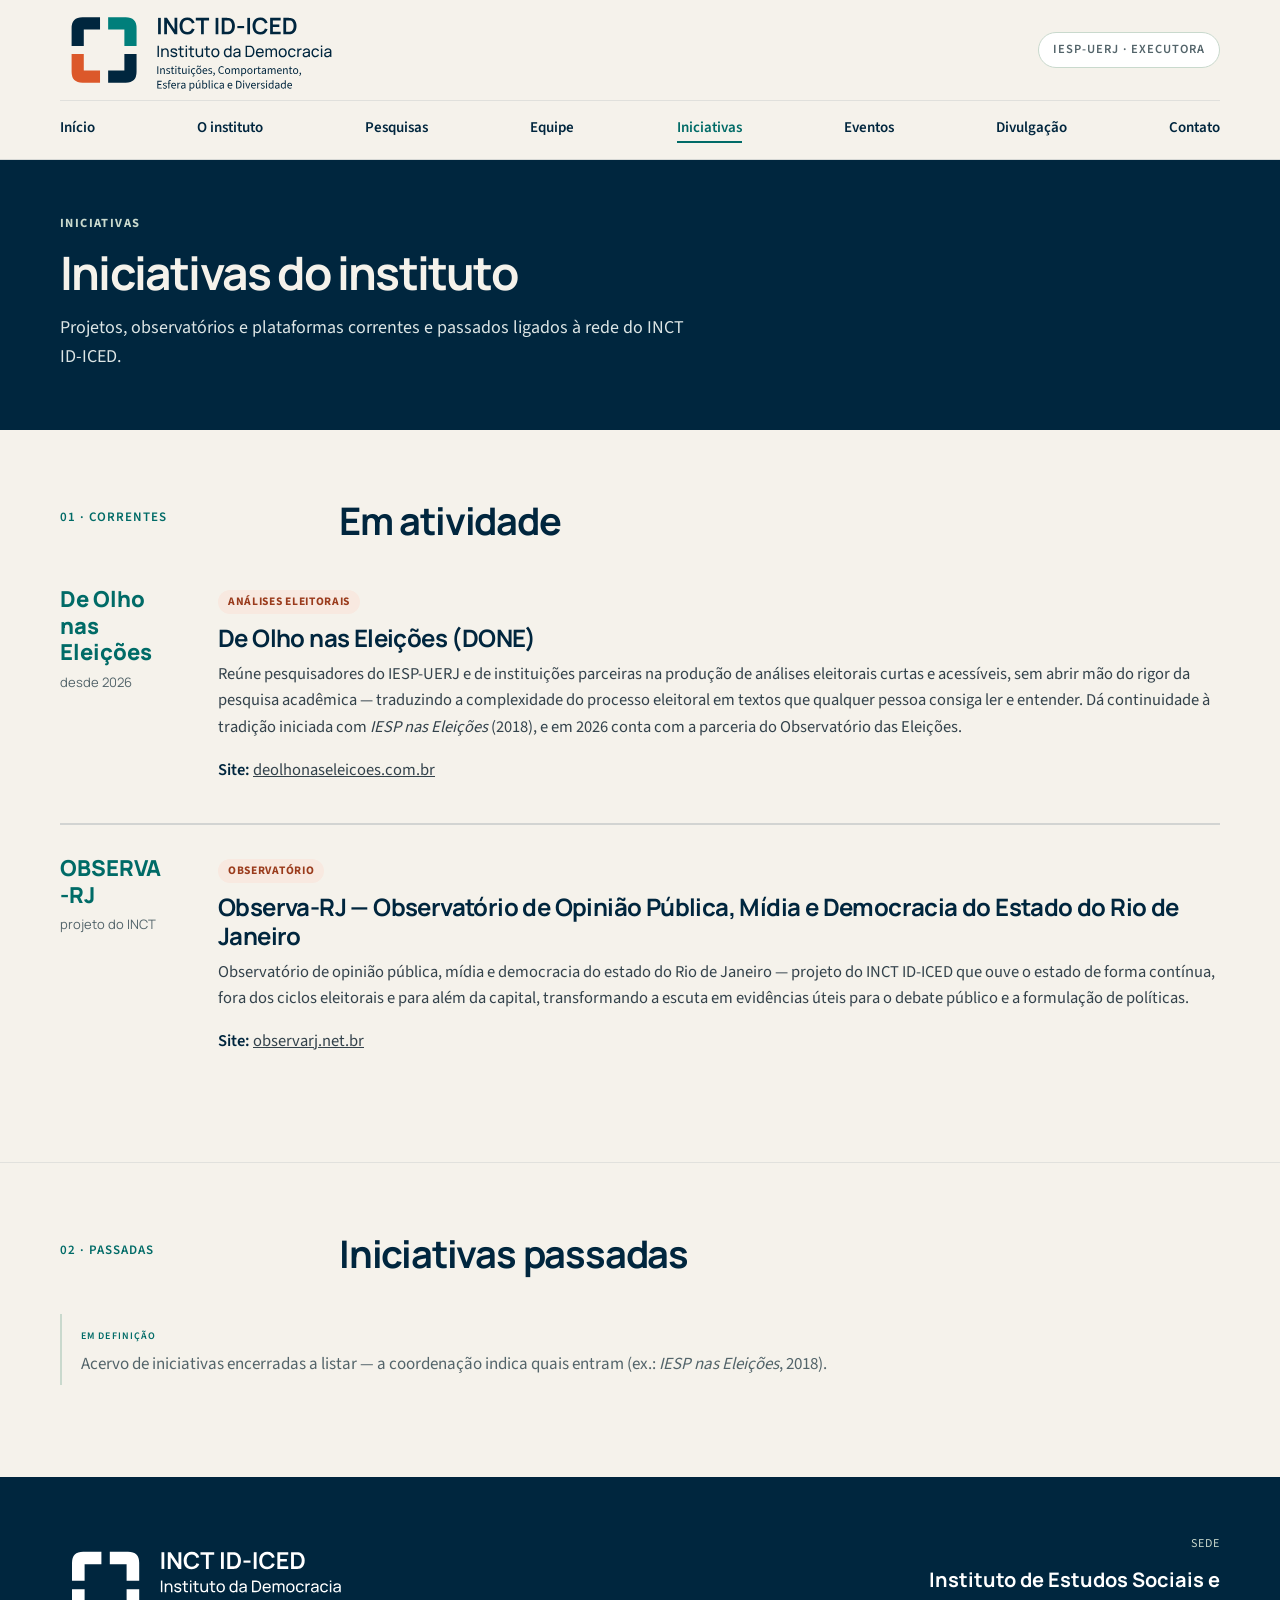
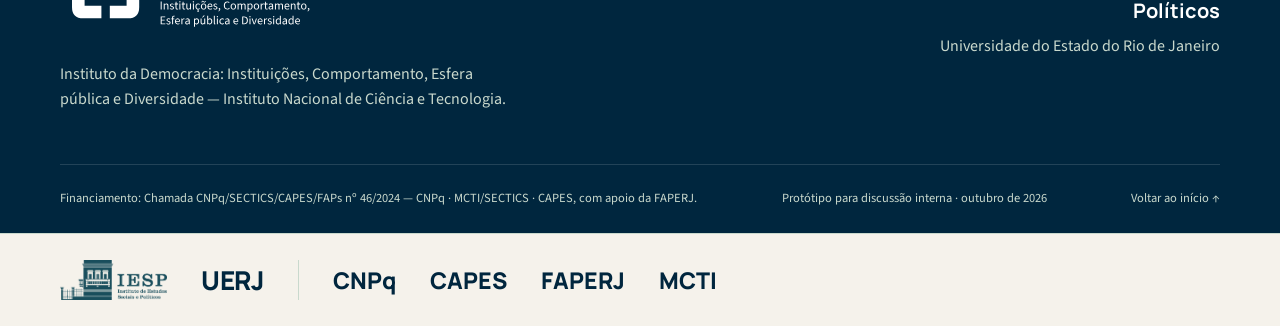
<file: iniciativas.html>
<!doctype html>
<html lang="pt-BR">
<head>
<meta charset="utf-8">
<meta name="viewport" content="width=device-width,initial-scale=1">
<meta name="robots" content="noindex,nofollow">
<title>Iniciativas — INCT ID-ICED</title>
<meta name="description" content="Iniciativas correntes e passadas ligadas ao INCT ID-ICED: De Olho nas Eleições, Observa-RJ e outras.">
<link rel="icon" type="image/svg+xml" href="assets/favicon_32.svg">
<link rel="stylesheet" href="styles.css">
<script src="app.js" defer></script>
</head>
<body>
<a class="skip" href="#conteudo">Pular para o conteúdo</a>

<header class="header">
  <div class="container">
    <div class="masthead">
      <a class="brand" href="index.html" aria-label="INCT ID-ICED — início"><img src="assets/id-iced_horizontal_cor.svg" alt="INCT ID-ICED" width="500" height="168"></a>
      <div class="endorsement"><span>IESP-UERJ · executora</span></div>
      <button class="menu-toggle" aria-expanded="false" aria-controls="nav">Menu</button>
    </div>
    <nav class="navigation" id="nav" aria-label="Seções do site">
      <a href="index.html">Início</a>
      <a href="sobre.html">O instituto</a>
      <a href="pesquisas.html">Pesquisas</a>
      <a href="equipe.html">Equipe</a>
      <a href="iniciativas.html" aria-current="page">Iniciativas</a>
      <a href="eventos.html">Eventos</a>
      <a href="divulgacao.html">Divulgação</a>
      <a href="contato.html">Contato</a>
    </nav>
  </div>
</header>

<main id="conteudo">

<div class="page-hero">
  <div class="container">
    <span class="crumb">Iniciativas</span>
    <h1>Iniciativas do instituto</h1>
    <p>Projetos, observatórios e plataformas correntes e passados ligados à rede do INCT ID-ICED.</p>
  </div>
</div>

<section class="section" aria-label="Iniciativas correntes">
  <div class="container">
    <div class="section-heading">
      <span class="section-number">01 · Correntes</span>
      <h2 id="titulo-correntes">Em atividade</h2>
    </div>

    <article class="event" id="iniciativa-done">
      <div class="event-date">
        <span class="dia" style="font-size:22px;line-height:1.2">De Olho<br>nas<br>Eleições</span>
        <span class="ano" style="margin-top:10px">desde 2026</span>
      </div>
      <div class="event-body">
        <span class="event-type">Análises eleitorais</span>
        <h3>De Olho nas Eleições (DONE)</h3>
        <p>Reúne pesquisadores do IESP-UERJ e de instituições parceiras na produção de análises eleitorais curtas e acessíveis, sem abrir mão do rigor da pesquisa acadêmica — traduzindo a complexidade do processo eleitoral em textos que qualquer pessoa consiga ler e entender. Dá continuidade à tradição iniciada com <em>IESP nas Eleições</em> (2018), e em 2026 conta com a parceria do Observatório das Eleições.</p>
        <p class="event-meta"><span><strong>Site:</strong> <a href="https://deolhonaseleicoes.com.br/" rel="noopener">deolhonaseleicoes.com.br</a></span></p>
      </div>
    </article>

    <article class="event" id="iniciativa-observa-rj">
      <div class="event-date">
        <span class="dia" style="font-size:22px;line-height:1.2">OBSERVA<br>-RJ</span>
        <span class="ano" style="margin-top:10px">projeto do INCT</span>
      </div>
      <div class="event-body">
        <span class="event-type">Observatório</span>
        <h3>Observa-RJ — Observatório de Opinião Pública, Mídia e Democracia do Estado do Rio de Janeiro</h3>
        <p>Observatório de opinião pública, mídia e democracia do estado do Rio de Janeiro — projeto do INCT ID-ICED que ouve o estado de forma contínua, fora dos ciclos eleitorais e para além da capital, transformando a escuta em evidências úteis para o debate público e a formulação de políticas.</p>
        <p class="event-meta"><span><strong>Site:</strong> <a href="https://observarj.net.br" rel="noopener">observarj.net.br</a></span></p>
      </div>
    </article>
  </div>
</section>

<section class="section" aria-label="Iniciativas passadas">
  <div class="container">
    <div class="section-heading">
      <span class="section-number">02 · Passadas</span>
      <h2 id="titulo-passadas">Iniciativas passadas</h2>
    </div>
    <div class="pending" id="pendencia-22">
      <span class="pending-label">Em definição</span>
      <p>Acervo de iniciativas encerradas a listar — a coordenação indica quais entram (ex.: <em>IESP nas Eleições</em>, 2018).</p>
    </div>
  </div>
</section>

</main>

<footer class="footer">
  <div class="container">
    <div class="footer-layout">
      <div>
        <img src="assets/id-iced_horizontal_negativa.svg" alt="INCT ID-ICED" width="500" height="168" class="footer-logo">
        <p>Instituto da Democracia: Instituições, Comportamento, Esfera pública e Diversidade — Instituto Nacional de Ciência e Tecnologia.</p>
      </div>
      <div class="footer-sede">
        <span>Sede</span>
        <strong>Instituto de Estudos Sociais e Políticos</strong>
        <p>Universidade do Estado do Rio de Janeiro</p>
      </div>
    </div>
    <div class="footer-bottom">
      <span>Financiamento: Chamada CNPq/SECTICS/CAPES/FAPs nº 46/2024 — CNPq · MCTI/SECTICS · CAPES, com apoio da FAPERJ.</span>
      <span>Protótipo para discussão interna · outubro de 2026</span>
      <a href="#conteudo">Voltar ao início ↑</a>
    </div>
  </div>
</footer>

<div class="coassinatura-faixa">
  <div class="container">
    <div class="coassinatura" role="group" aria-label="Executora e financiadores">
      <img src="assets/logo_iesp_verde.png" alt="IESP-UERJ" width="1912" height="716">
      <span class="chip-uerj">UERJ</span>
      <span class="faixa-divisor"></span>
      <span class="chip-fina">CNPq</span>
      <span class="chip-fina">CAPES</span>
      <span class="chip-fina">FAPERJ</span>
      <span class="chip-fina">MCTI</span>
    </div>
  </div>
</div>

</body>
</html>
</file>
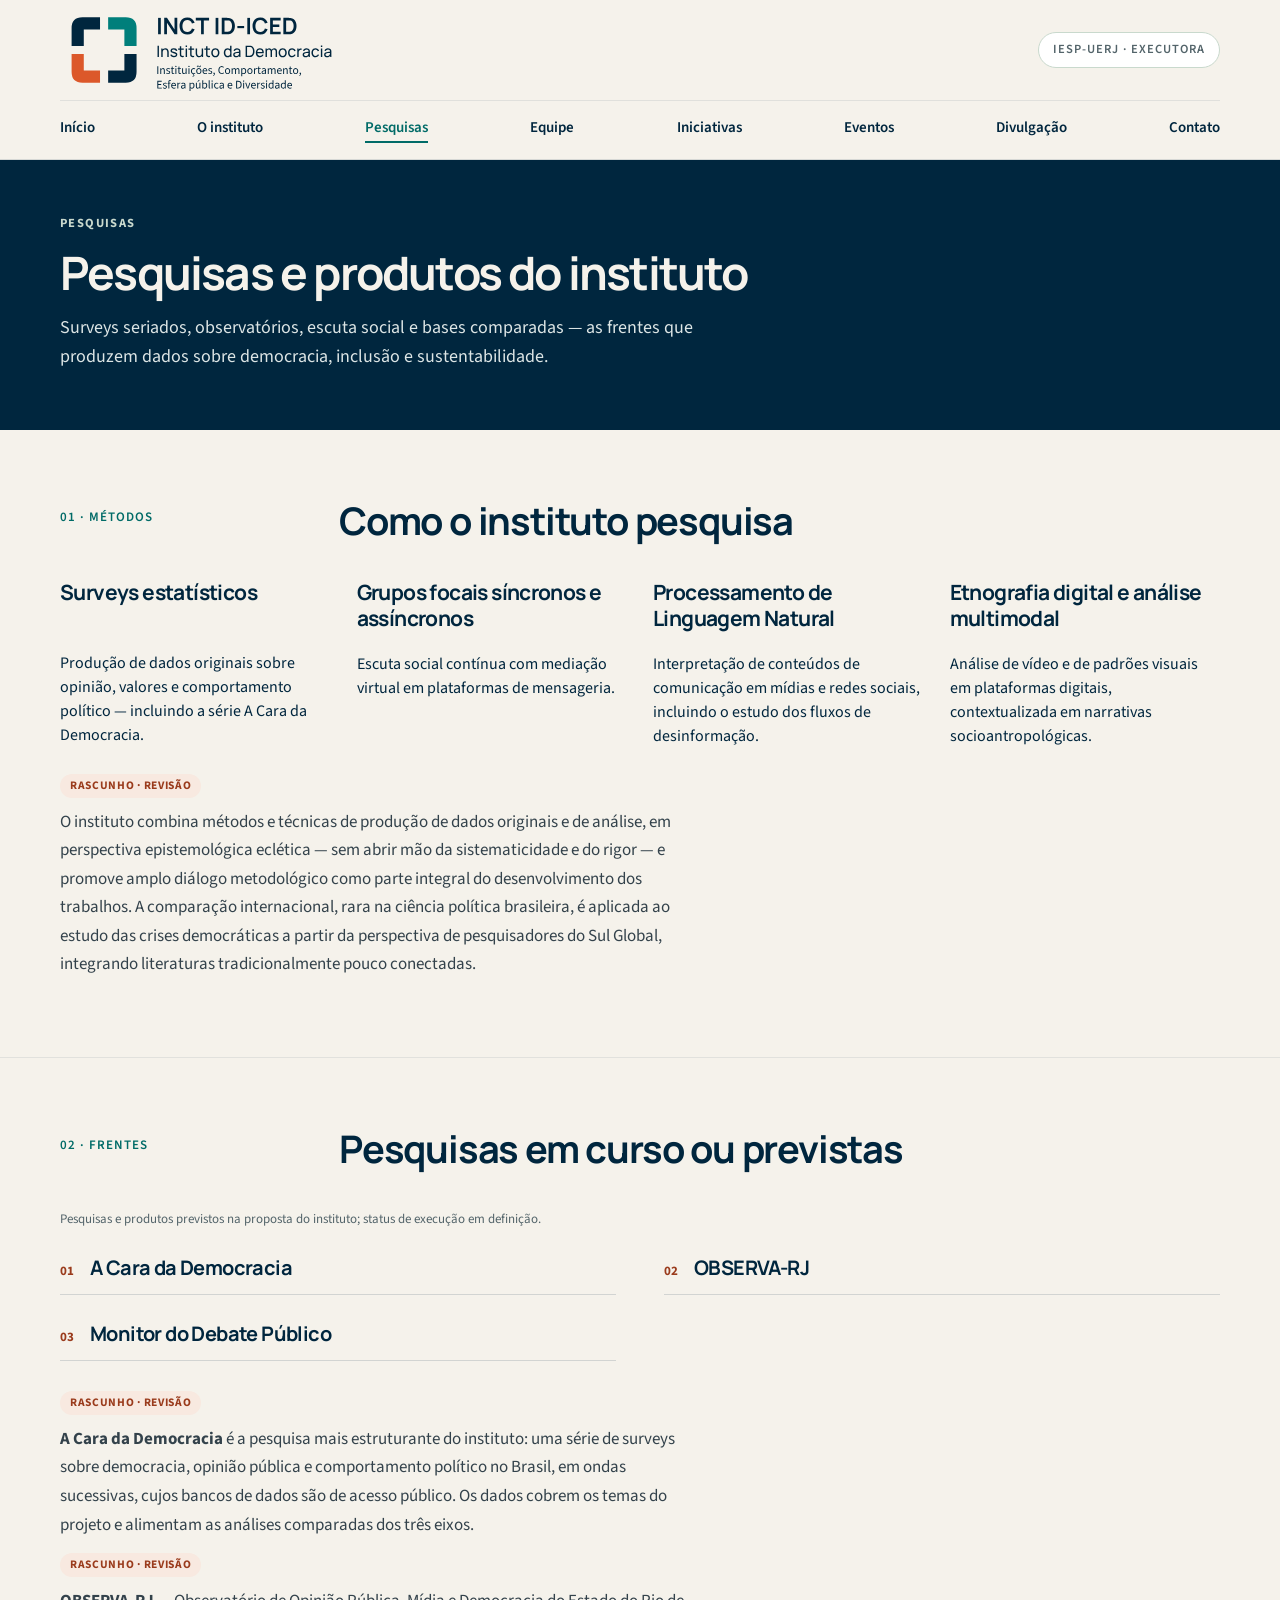
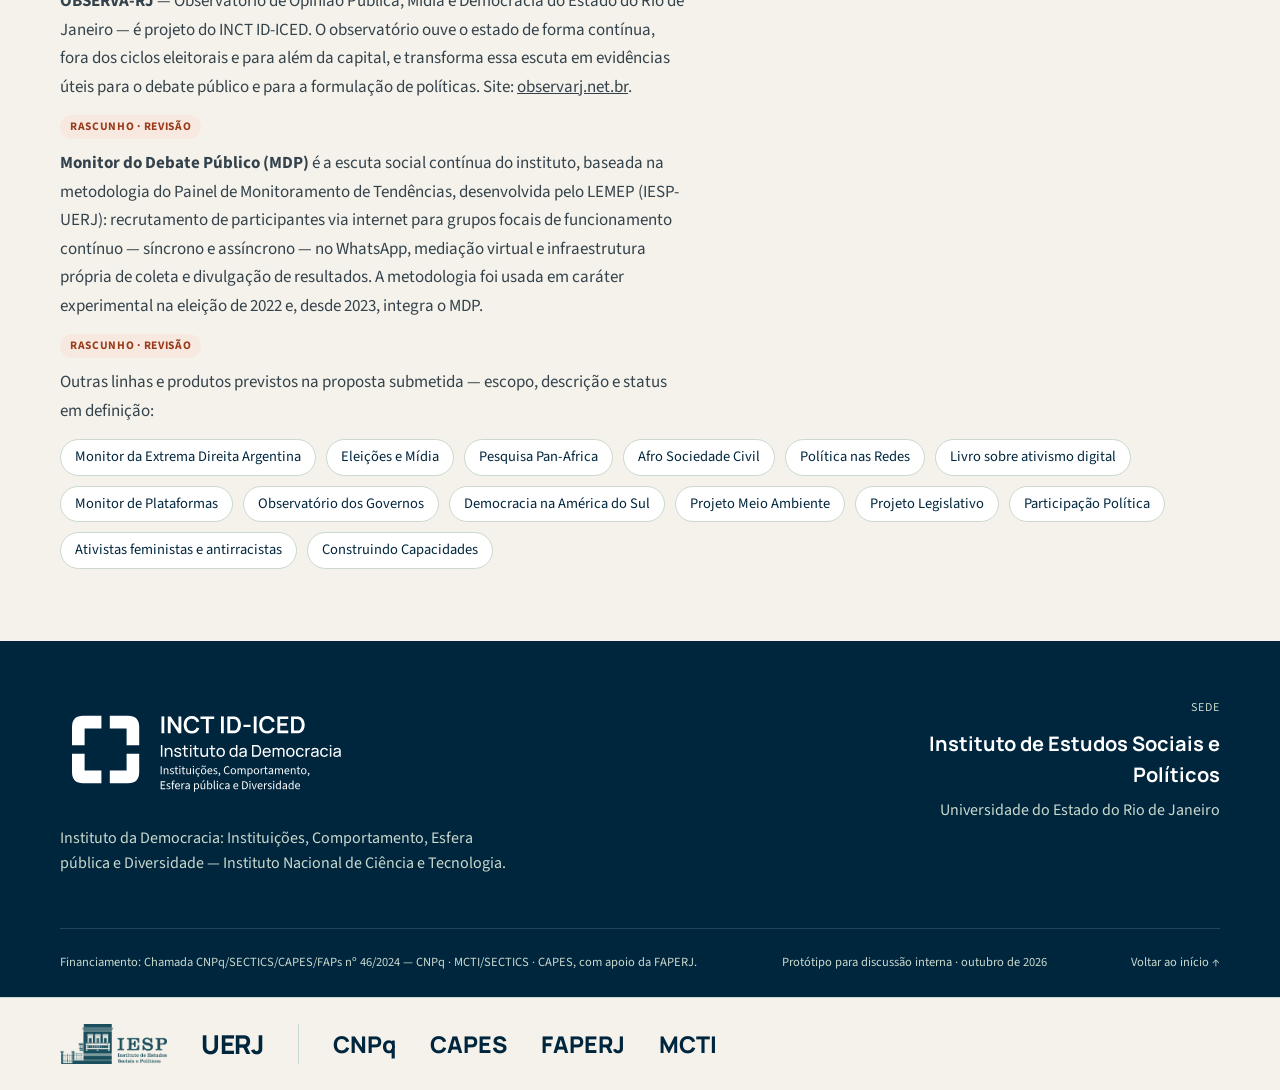
<file: pesquisas.html>
<!doctype html>
<html lang="pt-BR">
<head>
<meta charset="utf-8">
<meta name="viewport" content="width=device-width,initial-scale=1">
<meta name="robots" content="noindex,nofollow">
<title>Pesquisas — INCT ID-ICED</title>
<meta name="description" content="As pesquisas e produtos do INCT ID-ICED: A Cara da Democracia, OBSERVA-RJ, Monitor do Debate Público e outras linhas.">
<link rel="icon" type="image/svg+xml" href="assets/favicon_32.svg">
<link rel="stylesheet" href="styles.css">
<script src="app.js" defer></script>
</head>
<body>
<a class="skip" href="#conteudo">Pular para o conteúdo</a>

<header class="header">
  <div class="container">
    <div class="masthead">
      <a class="brand" href="index.html" aria-label="INCT ID-ICED — início"><img src="assets/id-iced_horizontal_cor.svg" alt="INCT ID-ICED" width="500" height="168"></a>
      <div class="endorsement"><span>IESP-UERJ · executora</span></div>
      <button class="menu-toggle" aria-expanded="false" aria-controls="nav">Menu</button>
    </div>
    <nav class="navigation" id="nav" aria-label="Seções do site">
      <a href="index.html">Início</a>
      <a href="sobre.html">O instituto</a>
      <a href="pesquisas.html" aria-current="page">Pesquisas</a>
      <a href="equipe.html">Equipe</a>
      <a href="iniciativas.html">Iniciativas</a>
      <a href="eventos.html">Eventos</a>
      <a href="divulgacao.html">Divulgação</a>
      <a href="contato.html">Contato</a>
    </nav>
  </div>
</header>

<main id="conteudo">

<div class="page-hero">
  <div class="container">
    <span class="crumb">Pesquisas</span>
    <h1>Pesquisas e produtos do instituto</h1>
    <p>Surveys seriados, observatórios, escuta social e bases comparadas — as frentes que produzem dados sobre democracia, inclusão e sustentabilidade.</p>
  </div>
</div>

<section class="section" aria-labelledby="titulo-metodos">
  <div class="container">
    <div class="section-heading">
      <span class="section-number">01 · Métodos</span>
      <h2 id="titulo-metodos">Como o instituto pesquisa</h2>
    </div>
    <div class="method-grid">
      <div>
        <h3>Surveys estatísticos</h3>
        <p>Produção de dados originais sobre opinião, valores e comportamento político — incluindo a série A Cara da Democracia.</p>
      </div>
      <div>
        <h3>Grupos focais síncronos e assíncronos</h3>
        <p>Escuta social contínua com mediação virtual em plataformas de mensageria.</p>
      </div>
      <div>
        <h3>Processamento de Linguagem Natural</h3>
        <p>Interpretação de conteúdos de comunicação em mídias e redes sociais, incluindo o estudo dos fluxos de desinformação.</p>
      </div>
      <div>
        <h3>Etnografia digital e análise multimodal</h3>
        <p>Análise de vídeo e de padrões visuais em plataformas digitais, contextualizada em narrativas socioantropológicas.</p>
      </div>
    </div>
    <div id="pendencia-12" class="conteudo-draft">
      <span class="draft-chip">rascunho · revisão</span>
      <p>O instituto combina métodos e técnicas de produção de dados originais e de análise, em perspectiva epistemológica eclética — sem abrir mão da sistematicidade e do rigor — e promove amplo diálogo metodológico como parte integral do desenvolvimento dos trabalhos. A comparação internacional, rara na ciência política brasileira, é aplicada ao estudo das crises democráticas a partir da perspectiva de pesquisadores do Sul Global, integrando literaturas tradicionalmente pouco conectadas.</p>
    </div>
  </div>
</section>

<section class="section" aria-labelledby="titulo-frentes">
  <div class="container">
    <div class="section-heading">
      <span class="section-number">02 · Frentes</span>
      <h2 id="titulo-frentes">Pesquisas em curso ou previstas</h2>
    </div>
    <p class="editor-note">Pesquisas e produtos previstos na proposta do instituto; status de execução em definição.</p>
    <div class="product-list" aria-label="Pesquisas e produtos">
      <div><span>01</span><h3>A Cara da Democracia</h3></div>
      <div><span>02</span><h3>OBSERVA-RJ</h3></div>
      <div><span>03</span><h3>Monitor do Debate Público</h3></div>
    </div>
    <div id="pendencia-07" class="conteudo-draft">
      <span class="draft-chip">rascunho · revisão</span>
      <p><strong>A Cara da Democracia</strong> é a pesquisa mais estruturante do instituto: uma série de surveys sobre democracia, opinião pública e comportamento político no Brasil, em ondas sucessivas, cujos bancos de dados são de acesso público. Os dados cobrem os temas do projeto e alimentam as análises comparadas dos três eixos.</p>
    </div>
    <div id="pendencia-08" class="conteudo-draft">
      <span class="draft-chip">rascunho · revisão</span>
      <p><strong>OBSERVA-RJ</strong> — Observatório de Opinião Pública, Mídia e Democracia do Estado do Rio de Janeiro — é projeto do INCT ID-ICED. O observatório ouve o estado de forma contínua, fora dos ciclos eleitorais e para além da capital, e transforma essa escuta em evidências úteis para o debate público e para a formulação de políticas. Site: <a href="https://observarj.net.br" rel="noopener">observarj.net.br</a>.</p>
    </div>
    <div id="pendencia-09" class="conteudo-draft">
      <span class="draft-chip">rascunho · revisão</span>
      <p><strong>Monitor do Debate Público (MDP)</strong> é a escuta social contínua do instituto, baseada na metodologia do Painel de Monitoramento de Tendências, desenvolvida pelo LEMEP (IESP-UERJ): recrutamento de participantes via internet para grupos focais de funcionamento contínuo — síncrono e assíncrono — no WhatsApp, mediação virtual e infraestrutura própria de coleta e divulgação de resultados. A metodologia foi usada em caráter experimental na eleição de 2022 e, desde 2023, integra o MDP.</p>
    </div>
    <div id="pendencia-11" class="conteudo-draft">
      <span class="draft-chip">rascunho · revisão</span>
      <p>Outras linhas e produtos previstos na proposta submetida — escopo, descrição e status em definição:</p>
      <div class="tag-list" role="list">
        <span role="listitem">Monitor da Extrema Direita Argentina</span>
        <span role="listitem">Eleições e Mídia</span>
        <span role="listitem">Pesquisa Pan-Africa</span>
        <span role="listitem">Afro Sociedade Civil</span>
        <span role="listitem">Política nas Redes</span>
        <span role="listitem">Livro sobre ativismo digital</span>
        <span role="listitem">Monitor de Plataformas</span>
        <span role="listitem">Observatório dos Governos</span>
        <span role="listitem">Democracia na América do Sul</span>
        <span role="listitem">Projeto Meio Ambiente</span>
        <span role="listitem">Projeto Legislativo</span>
        <span role="listitem">Participação Política</span>
        <span role="listitem">Ativistas feministas e antirracistas</span>
        <span role="listitem">Construindo Capacidades</span>
      </div>
    </div>
  </div>
</section>

</main>

<footer class="footer">
  <div class="container">
    <div class="footer-layout">
      <div>
        <img src="assets/id-iced_horizontal_negativa.svg" alt="INCT ID-ICED" width="500" height="168" class="footer-logo">
        <p>Instituto da Democracia: Instituições, Comportamento, Esfera pública e Diversidade — Instituto Nacional de Ciência e Tecnologia.</p>
      </div>
      <div class="footer-sede">
        <span>Sede</span>
        <strong>Instituto de Estudos Sociais e Políticos</strong>
        <p>Universidade do Estado do Rio de Janeiro</p>
      </div>
    </div>
    <div class="footer-bottom">
      <span>Financiamento: Chamada CNPq/SECTICS/CAPES/FAPs nº 46/2024 — CNPq · MCTI/SECTICS · CAPES, com apoio da FAPERJ.</span>
      <span>Protótipo para discussão interna · outubro de 2026</span>
      <a href="#conteudo">Voltar ao início ↑</a>
    </div>
  </div>
</footer>

<div class="coassinatura-faixa">
  <div class="container">
    <div class="coassinatura" role="group" aria-label="Executora e financiadores">
      <img src="assets/logo_iesp_verde.png" alt="IESP-UERJ" width="1912" height="716">
      <span class="chip-uerj">UERJ</span>
      <span class="faixa-divisor"></span>
      <span class="chip-fina">CNPq</span>
      <span class="chip-fina">CAPES</span>
      <span class="chip-fina">FAPERJ</span>
      <span class="chip-fina">MCTI</span>
    </div>
  </div>
</div>

</body>
</html>
</file>
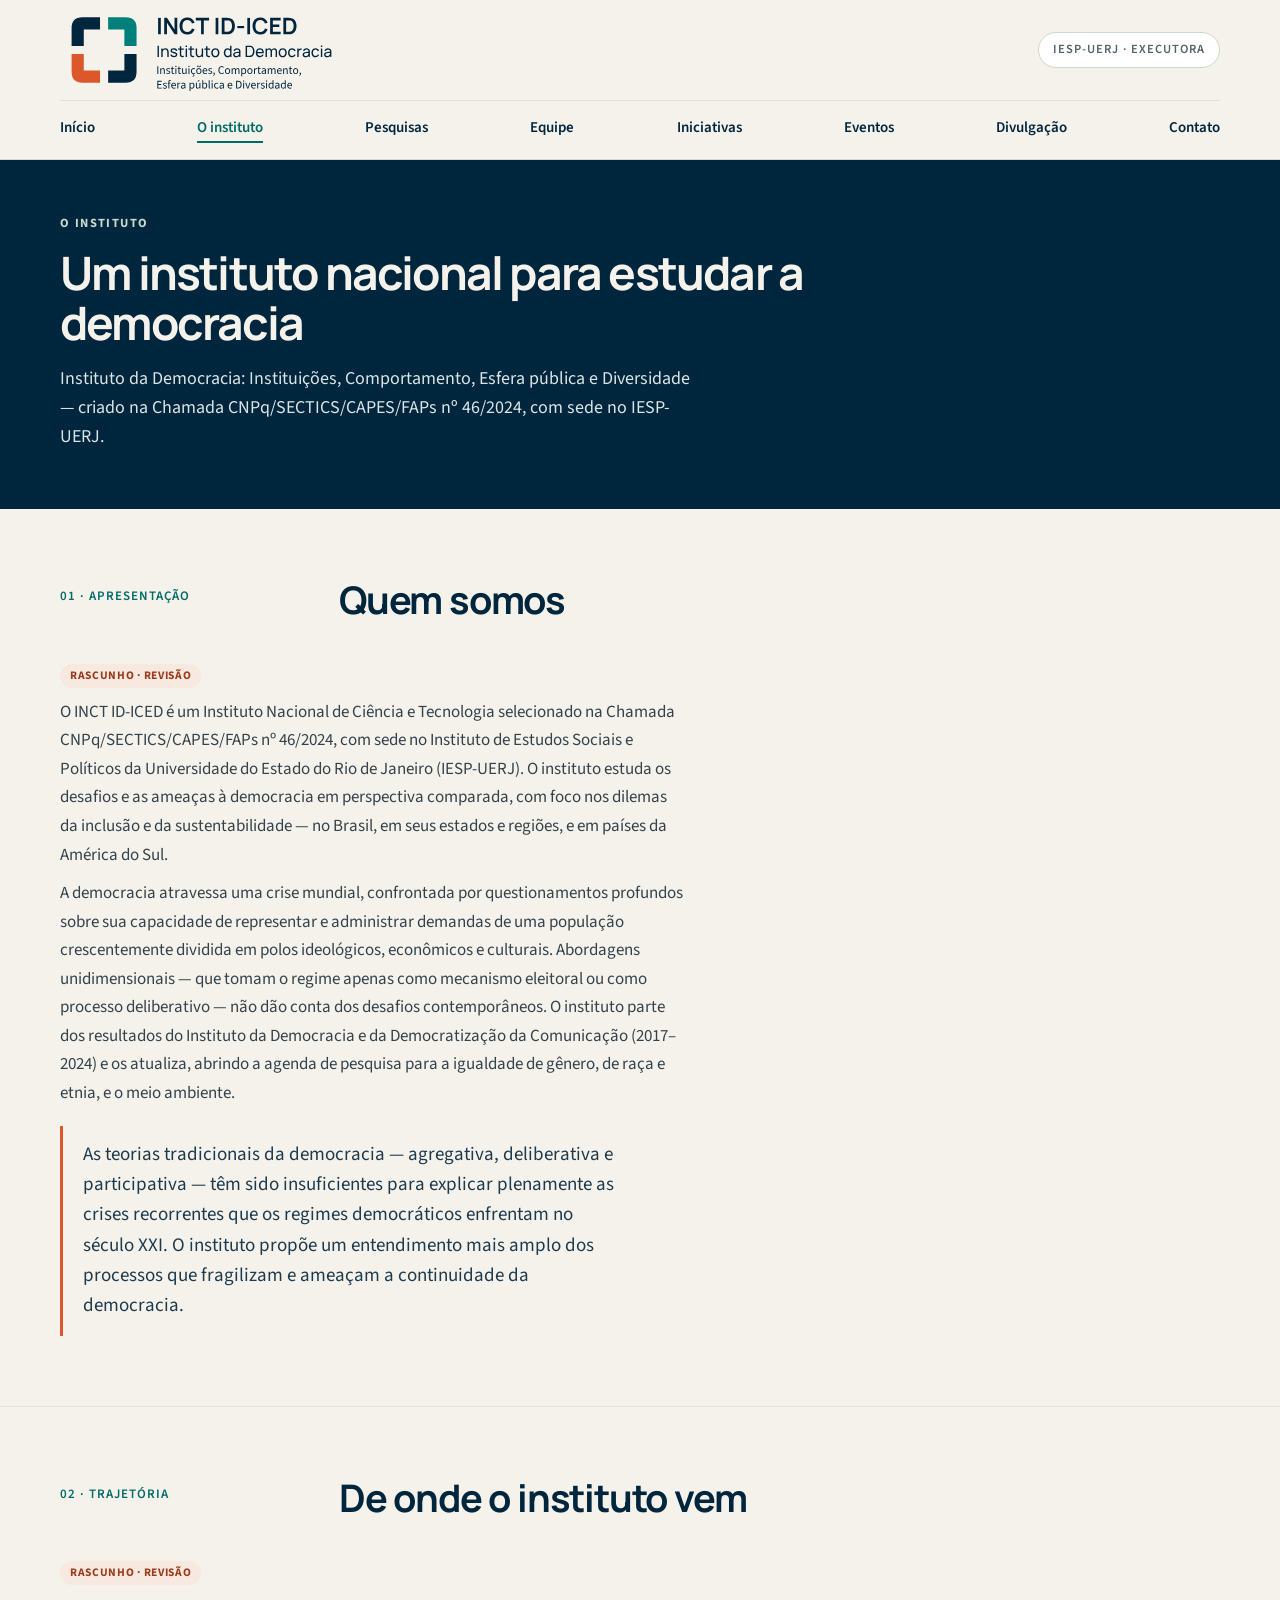
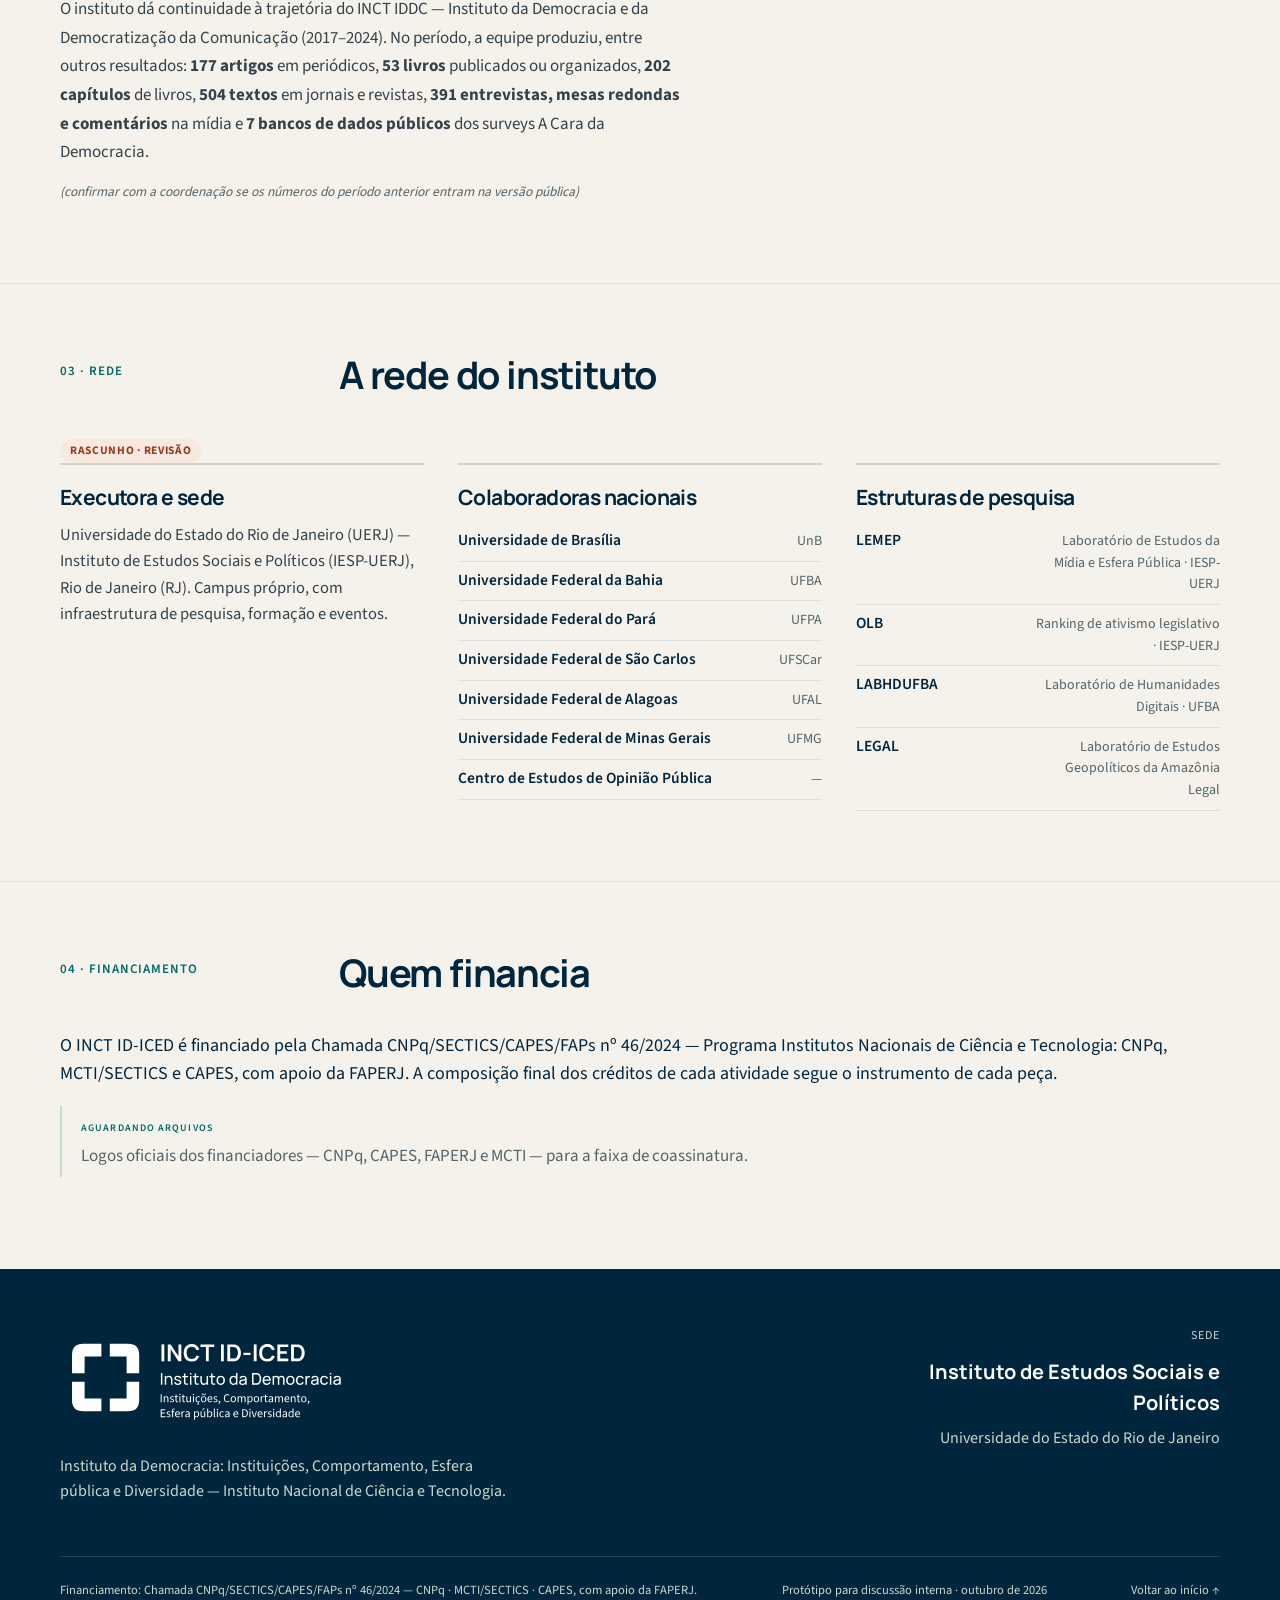
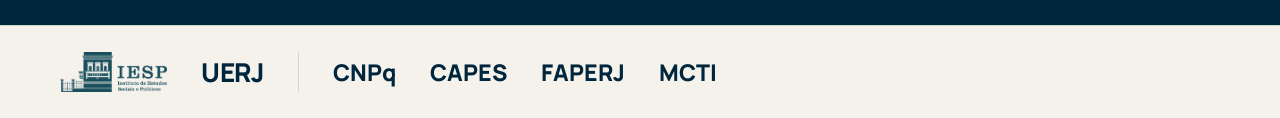
<file: sobre.html>
<!doctype html>
<html lang="pt-BR">
<head>
<meta charset="utf-8">
<meta name="viewport" content="width=device-width,initial-scale=1">
<meta name="robots" content="noindex,nofollow">
<title>O instituto — INCT ID-ICED</title>
<meta name="description" content="O INCT ID-ICED: quem somos, trajetória, instituições e financiamento.">
<link rel="icon" type="image/svg+xml" href="assets/favicon_32.svg">
<link rel="stylesheet" href="styles.css">
<script src="app.js" defer></script>
</head>
<body>
<a class="skip" href="#conteudo">Pular para o conteúdo</a>

<header class="header">
  <div class="container">
    <div class="masthead">
      <a class="brand" href="index.html" aria-label="INCT ID-ICED — início"><img src="assets/id-iced_horizontal_cor.svg" alt="INCT ID-ICED" width="500" height="168"></a>
      <div class="endorsement"><span>IESP-UERJ · executora</span></div>
      <button class="menu-toggle" aria-expanded="false" aria-controls="nav">Menu</button>
    </div>
    <nav class="navigation" id="nav" aria-label="Seções do site">
      <a href="index.html">Início</a>
      <a href="sobre.html" aria-current="page">O instituto</a>
      <a href="pesquisas.html">Pesquisas</a>
      <a href="equipe.html">Equipe</a>
      <a href="iniciativas.html">Iniciativas</a>
      <a href="eventos.html">Eventos</a>
      <a href="divulgacao.html">Divulgação</a>
      <a href="contato.html">Contato</a>
    </nav>
  </div>
</header>

<main id="conteudo">

<div class="page-hero">
  <div class="container">
    <span class="crumb">O instituto</span>
    <h1>Um instituto nacional para estudar a democracia</h1>
    <p>Instituto da Democracia: Instituições, Comportamento, Esfera pública e Diversidade — criado na Chamada CNPq/SECTICS/CAPES/FAPs nº 46/2024, com sede no IESP-UERJ.</p>
  </div>
</div>

<section class="section" aria-labelledby="titulo-apresentacao">
  <div class="container">
    <div class="section-heading">
      <span class="section-number">01 · Apresentação</span>
      <h2 id="titulo-apresentacao">Quem somos</h2>
    </div>
    <div id="pendencia-01" class="conteudo-draft">
      <span class="draft-chip">rascunho · revisão</span>
      <p>O INCT ID-ICED é um Instituto Nacional de Ciência e Tecnologia selecionado na Chamada CNPq/SECTICS/CAPES/FAPs nº 46/2024, com sede no Instituto de Estudos Sociais e Políticos da Universidade do Estado do Rio de Janeiro (IESP-UERJ). O instituto estuda os desafios e as ameaças à democracia em perspectiva comparada, com foco nos dilemas da inclusão e da sustentabilidade — no Brasil, em seus estados e regiões, e em países da América do Sul.</p>
      <p>A democracia atravessa uma crise mundial, confrontada por questionamentos profundos sobre sua capacidade de representar e administrar demandas de uma população crescentemente dividida em polos ideológicos, econômicos e culturais. Abordagens unidimensionais — que tomam o regime apenas como mecanismo eleitoral ou como processo deliberativo — não dão conta dos desafios contemporâneos. O instituto parte dos resultados do Instituto da Democracia e da Democratização da Comunicação (2017–2024) e os atualiza, abrindo a agenda de pesquisa para a igualdade de gênero, de raça e etnia, e o meio ambiente.</p>
      <div class="callout">
        <p>As teorias tradicionais da democracia — agregativa, deliberativa e participativa — têm sido insuficientes para explicar plenamente as crises recorrentes que os regimes democráticos enfrentam no século XXI. O instituto propõe um entendimento mais amplo dos processos que fragilizam e ameaçam a continuidade da democracia.</p>
      </div>
    </div>
  </div>
</section>

<section class="section" aria-labelledby="titulo-trajetoria">
  <div class="container">
    <div class="section-heading">
      <span class="section-number">02 · Trajetória</span>
      <h2 id="titulo-trajetoria">De onde o instituto vem</h2>
    </div>
    <div id="pendencia-02" class="conteudo-draft">
      <span class="draft-chip">rascunho · revisão</span>
      <p>O instituto dá continuidade à trajetória do INCT IDDC — Instituto da Democracia e da Democratização da Comunicação (2017–2024). No período, a equipe produziu, entre outros resultados: <strong>177 artigos</strong> em periódicos, <strong>53 livros</strong> publicados ou organizados, <strong>202 capítulos</strong> de livros, <strong>504 textos</strong> em jornais e revistas, <strong>391 entrevistas, mesas redondas e comentários</strong> na mídia e <strong>7 bancos de dados públicos</strong> dos surveys A Cara da Democracia.</p>
      <p><span class="draft-inline">(confirmar com a coordenação se os números do período anterior entram na versão pública)</span></p>
    </div>
  </div>
</section>

<section class="section" aria-labelledby="titulo-rede">
  <div class="container">
    <div class="section-heading">
      <span class="section-number">03 · Rede</span>
      <h2 id="titulo-rede">A rede do instituto</h2>
    </div>
    <div id="pendencia-17" class="conteudo-draft">
      <span class="draft-chip">rascunho · revisão</span>
      <div class="institution-list">
        <article>
          <h3>Executora e sede</h3>
          <p>Universidade do Estado do Rio de Janeiro (UERJ) — Instituto de Estudos Sociais e Políticos (IESP-UERJ), Rio de Janeiro (RJ). Campus próprio, com infraestrutura de pesquisa, formação e eventos.</p>
        </article>
        <article>
          <h3>Colaboradoras nacionais</h3>
          <ul class="team-list">
            <li><strong>Universidade de Brasília</strong><span>UnB</span></li>
            <li><strong>Universidade Federal da Bahia</strong><span>UFBA</span></li>
            <li><strong>Universidade Federal do Pará</strong><span>UFPA</span></li>
            <li><strong>Universidade Federal de São Carlos</strong><span>UFSCar</span></li>
            <li><strong>Universidade Federal de Alagoas</strong><span>UFAL</span></li>
            <li><strong>Universidade Federal de Minas Gerais</strong><span>UFMG</span></li>
            <li><strong>Centro de Estudos de Opinião Pública</strong><span>—</span></li>
          </ul>
        </article>
        <article>
          <h3>Estruturas de pesquisa</h3>
          <ul class="team-list">
            <li><strong>LEMEP</strong><span>Laboratório de Estudos da Mídia e Esfera Pública · IESP-UERJ</span></li>
            <li><strong>OLB</strong><span>Ranking de ativismo legislativo · IESP-UERJ</span></li>
            <li><strong>LABHDUFBA</strong><span>Laboratório de Humanidades Digitais · UFBA</span></li>
            <li><strong>LEGAL</strong><span>Laboratório de Estudos Geopolíticos da Amazônia Legal</span></li>
          </ul>
        </article>
      </div>
    </div>
  </div>
</section>

<section class="section" aria-labelledby="titulo-financiamento">
  <div class="container">
    <div class="section-heading">
      <span class="section-number">04 · Financiamento</span>
      <h2 id="titulo-financiamento">Quem financia</h2>
    </div>
    <p>O INCT ID-ICED é financiado pela Chamada CNPq/SECTICS/CAPES/FAPs nº 46/2024 — Programa Institutos Nacionais de Ciência e Tecnologia: CNPq, MCTI/SECTICS e CAPES, com apoio da FAPERJ. A composição final dos créditos de cada atividade segue o instrumento de cada peça.</p>
    <div class="pending" id="pendencia-20">
      <span class="pending-label">Aguardando arquivos</span>
      <p>Logos oficiais dos financiadores — CNPq, CAPES, FAPERJ e MCTI — para a faixa de coassinatura.</p>
    </div>
  </div>
</section>

</main>

<footer class="footer">
  <div class="container">
    <div class="footer-layout">
      <div>
        <img src="assets/id-iced_horizontal_negativa.svg" alt="INCT ID-ICED" width="500" height="168" class="footer-logo">
        <p>Instituto da Democracia: Instituições, Comportamento, Esfera pública e Diversidade — Instituto Nacional de Ciência e Tecnologia.</p>
      </div>
      <div class="footer-sede">
        <span>Sede</span>
        <strong>Instituto de Estudos Sociais e Políticos</strong>
        <p>Universidade do Estado do Rio de Janeiro</p>
      </div>
    </div>
    <div class="footer-bottom">
      <span>Financiamento: Chamada CNPq/SECTICS/CAPES/FAPs nº 46/2024 — CNPq · MCTI/SECTICS · CAPES, com apoio da FAPERJ.</span>
      <span>Protótipo para discussão interna · outubro de 2026</span>
      <a href="#conteudo">Voltar ao início ↑</a>
    </div>
  </div>
</footer>

<div class="coassinatura-faixa">
  <div class="container">
    <div class="coassinatura" role="group" aria-label="Executora e financiadores">
      <img src="assets/logo_iesp_verde.png" alt="IESP-UERJ" width="1912" height="716">
      <span class="chip-uerj">UERJ</span>
      <span class="faixa-divisor"></span>
      <span class="chip-fina">CNPq</span>
      <span class="chip-fina">CAPES</span>
      <span class="chip-fina">FAPERJ</span>
      <span class="chip-fina">MCTI</span>
    </div>
  </div>
</div>

</body>
</html>
</file>
<file: styles.css>
@font-face{font-family:Manrope;src:url('assets/Manrope-Variable.ttf') format('truetype');font-weight:200 800;font-display:swap}
@font-face{font-family:'Source Sans 3';src:url('assets/SourceSans3-Variable.ttf') format('truetype');font-weight:200 900;font-display:swap}
:root{--navy:#00263e;--teal:#007f7b;--teal-ink:#006b67;--orange-ink:#9a3b1c;--orange:#dc582a;--sage:#c9d9cd;--paper:#f5f2eb;--gray:#53646a;--white:#fff;--width:1160px;--heading:Manrope,Arial,sans-serif;--body:'Source Sans 3',Arial,sans-serif}
*{box-sizing:border-box}html{scroll-behavior:smooth;scroll-padding-top:150px}body{margin:0;background:var(--paper);color:var(--navy);font:18px/1.55 var(--body)}img{max-width:100%;height:auto}a{color:inherit}button,summary{font:inherit}button{cursor:pointer}
.container{width:min(var(--width),calc(100% - 80px));margin:auto}
.skip{position:fixed;top:-70px;left:24px;background:white;padding:12px 18px;z-index:100;text-decoration:none}.skip:focus{top:8px}
a:focus-visible,button:focus-visible,summary:focus-visible{outline:3px solid var(--orange);outline-offset:5px}
h1,h2,h3{font-family:var(--heading);line-height:1.2;margin-top:0}h2{font-size:38px;letter-spacing:-1.2px;margin-bottom:0}h3{font-size:23px;letter-spacing:-.6px}p{margin:0 0 1em}

/* faixa de protótipo + painel de pendências */
.prototype{background:#e7ece5;color:var(--navy);font-size:13px;border-bottom:1px solid #c9d9cd}
.prototype>.container{display:flex;justify-content:space-between;align-items:center;gap:20px;min-height:38px}
.review{position:relative}.review summary{cursor:pointer;font-weight:600;white-space:nowrap}
.review-panel{position:absolute;right:0;top:33px;width:400px;max-height:70vh;overflow:auto;background:white;padding:24px;border:1px solid var(--sage);box-shadow:0 18px 50px #00263e22;z-index:40}
.review-panel p{font-weight:600;font-size:16px}.review-panel ol{padding-left:22px}.review-panel li{margin-bottom:6px}

/* topo */
.header{position:sticky;top:0;background:var(--paper);z-index:20;border-bottom:1px solid #00263e20}
.masthead{height:100px;display:flex;align-items:center;justify-content:space-between;gap:24px}
.brand{display:block;width:290px;flex:none}.brand img{display:block;width:100%}
.endorsement{display:flex;align-items:center;gap:15px;margin-left:auto}
.endorsement span{font-size:12.5px;font-weight:600;letter-spacing:.08em;text-transform:uppercase;color:var(--gray);border:1px solid var(--sage);border-radius:999px;padding:7px 14px;background:#fff}
.menu-toggle{display:none}
.navigation{display:flex;justify-content:space-between;padding:13px 0 16px;border-top:1px solid #00263e16;font-size:15px;font-weight:600}
.navigation a{text-decoration:none;padding:2px 0;border-bottom:2px solid transparent}
.navigation a:hover,.navigation a[aria-current]{border-color:var(--teal-ink);color:var(--teal-ink)}

/* hero */
.hero{background:var(--navy);color:var(--paper);padding:67px 0 0}
.hero-layout{display:grid;grid-template-columns:1.15fr .85fr;gap:40px;align-items:center}
.eyebrow{text-transform:uppercase;font-size:13px;letter-spacing:1.5px;color:var(--sage);margin-bottom:26px}
.hero h1{font-size:clamp(44px,4.5vw,65px);letter-spacing:-2.6px;line-height:1.07;max-width:640px;margin-bottom:29px}
.hero h1 em{font-style:normal;color:var(--sage)}
.full-name{max-width:520px;color:#dce5e5;font-size:19px;line-height:1.55;margin-bottom:20px}
.hero-statement{max-width:520px;color:var(--sage);font-size:18px;line-height:1.6;margin-bottom:31px;border-left:3px solid var(--orange);padding-left:18px}
.hero-link{display:inline-flex;gap:25px;border-bottom:1px solid var(--orange);text-decoration:none;padding:8px 0;font-weight:600;font-size:17px}
.hero-link span{color:#ef956f}
.hero-symbol{display:flex;justify-content:center;align-items:center}
.hero-symbol img{width:215px;height:auto}
.axes{margin-top:59px;display:grid;grid-template-columns:repeat(3,1fr);border-top:1px solid #ffffff35;padding:24px 0 29px;gap:20px}
.axes>div{display:flex;flex-direction:column;gap:6px}
.axes span{color:#ed916d;font-size:12px;letter-spacing:1.4px;text-transform:uppercase;font-weight:700}
.axes strong{font-family:var(--heading);font-weight:600;font-size:18.5px;line-height:1.3}

/* seções */
.section{padding:68px 0;scroll-margin-top:0}
.section+.section{border-top:1px solid #00263e15}
.section-heading{display:grid;grid-template-columns:255px 1fr;gap:24px;margin-bottom:37px;align-items:start}
.section-number{font-size:13px;font-weight:600;text-transform:uppercase;letter-spacing:1px;padding-top:9px;color:var(--teal-ink)}
.editor-note{font-size:13px;color:var(--gray)}

/* pendências e rascunhos */
.pending{border-left:2px solid var(--sage);padding:7px 0 7px 19px;max-width:840px;color:var(--gray);font-size:17px;margin-bottom:24px}
.pending p{margin:4px 0 0}
.pending-label{color:var(--teal-ink);font-size:10px;font-weight:600;letter-spacing:1.1px;text-transform:uppercase}
.conteudo-draft{margin:6px 0 2px}
.conteudo-draft p{font-size:17px;line-height:1.68;color:#33424B;max-width:78ch;margin:10px 0}
.draft-chip{display:inline-block;font-size:11.5px;font-weight:700;letter-spacing:.06em;text-transform:uppercase;color:#9A3B1C;background:#F8E9E0;padding:3px 10px;border-radius:999px;margin-right:1px}
.draft-inline{font-size:13.5px;color:#53646A;font-style:italic}
.callout{border-left:3px solid var(--orange);padding:4px 0 4px 20px;max-width:62ch;margin-top:18px}
.callout p{font-size:19px;line-height:1.6;color:#1d3a4d}

/* eixos */
.axis-grid{display:grid;grid-template-columns:repeat(3,1fr);gap:34px;margin-bottom:38px}
.axis-grid article{border-top:2px solid #00263e25;padding-top:22px}
.axis-letter{font-family:var(--heading);font-weight:800;font-size:44px;color:var(--teal-ink);line-height:1;margin-bottom:12px}
.axis-grid h3{font-size:21.5px;margin-bottom:10px}
.axis-grid .conteudo-draft{margin-top:2px}
.axis-grid .conteudo-draft p{font-size:16px;line-height:1.55}
.leads{font-size:14.5px;color:var(--gray);line-height:1.55}
.leads strong{color:var(--teal-ink)}
.diagram{margin-top:10px}
.diagram svg{display:block;margin:0 auto}
.diagram .editor-note{margin-top:14px;text-align:center}

/* pesquisas e produtos */
.product-list{display:grid;grid-template-columns:repeat(2,1fr);gap:14px 48px;margin:14px 0 26px}
.product-list>div{display:flex;align-items:baseline;gap:16px;border-bottom:1px solid #00263e25;padding:13px 0}
.product-list span{color:var(--orange-ink);font-size:13px;font-weight:700}
.product-list h3{font-size:20px;margin:0}
.tag-list{display:flex;flex-wrap:wrap;gap:10px;margin:14px 0 4px}
.tag-list span{border:1px solid var(--sage);border-radius:999px;padding:6px 14px;font-size:14.5px;color:var(--navy);background:#fff}

/* métodos */
.method-grid{display:grid;grid-template-columns:repeat(4,1fr);gap:26px;margin-top:20px}
.method-grid h3{font-size:21px;min-height:50px}
.method-grid p{line-height:1.5;font-size:16px}

/* equipe */
.team-grid{display:grid;grid-template-columns:1fr 1fr;gap:14px 54px}
.team-grid article{border-top:2px solid #00263e25;padding-top:20px}
.team-grid h3{font-size:22px;margin-bottom:12px}
.team-grid article:nth-child(3),.team-grid article:nth-child(4){grid-column:span 1}
.team-list{list-style:none;padding:0;margin:10px 0 0}
.team-list li{display:flex;justify-content:space-between;align-items:baseline;gap:18px;border-bottom:1px solid #00263e18;padding:8px 0}
.team-list li strong{font-weight:600;font-size:16.5px;line-height:1.35}
.team-list li span{color:var(--gray);font-size:14px;text-align:right;flex:none;max-width:52%}
.team-list.cols{columns:2;column-gap:44px}
.team-list.cols li{break-inside:avoid}
.team-grid .leads{margin-top:12px}

/* instituições */
.institution-list{display:grid;grid-template-columns:1fr 1fr 1fr;gap:34px}
.institution-list article{border-top:2px solid #00263e25;padding-top:20px}
.institution-list h3{font-size:21px;margin-bottom:12px}
.institution-list p{font-size:16.5px;line-height:1.6}
.institution-list .team-list li strong{font-size:15.5px}

/* contato */
.section-contato .pending{margin-bottom:18px}

/* rodapé */
.footer{background:var(--navy);color:white;padding:58px 0 25px}
.footer-layout{display:grid;grid-template-columns:1.1fr .9fr;gap:70px}
.footer-logo{width:300px}
.footer-layout p{font-size:16px;max-width:460px;color:var(--sage);margin-top:18px}
.footer-sede{justify-self:end;text-align:right}
.footer-sede>span{display:block;font-size:12px;letter-spacing:1.1px;text-transform:uppercase;color:var(--sage);margin-bottom:11px}
.footer-sede strong{font-family:var(--heading);font-size:20px;font-weight:700;display:block;max-width:340px}
.footer-sede p{margin-top:8px;max-width:340px}
.footer .pending{margin-top:34px;color:var(--sage);border-color:#ffffff33;font-size:15px;max-width:840px}
.footer .pending-label{color:var(--sage)}
.footer .pending p{color:var(--sage);font-size:15px}
.footer-bottom{border-top:1px solid #ffffff22;margin-top:36px;padding-top:24px;display:flex;justify-content:space-between;align-items:baseline;gap:20px;font-size:12.5px;color:var(--sage);flex-wrap:wrap}
.footer-bottom a{text-decoration:none}

/* faixa de coassinatura */
.coassinatura-faixa{margin-top:0;padding:26px 0;border-top:1px solid #C9D9CD;background:#F5F2EB}
.coassinatura{display:flex;align-items:center;gap:34px;flex-wrap:wrap;margin:0}
.coassinatura img{height:40px;width:auto;display:block}
.chip-uerj{font-family:var(--heading);font-weight:800;font-size:26px;letter-spacing:-.01em;color:#00263E;line-height:1;align-self:center}
.faixa-divisor{width:1px;height:40px;background:#C9D9CD}
.chip-fina{font-family:var(--heading);font-weight:800;font-size:23px;letter-spacing:0;color:#00263E;line-height:1;align-self:center}

/* agenda de eventos */
.event{display:grid;grid-template-columns:130px 1fr;gap:28px;border-top:2px solid #00263e25;padding:30px 0}
.event:first-of-type{border-top:none;padding-top:6px}
.event-date{font-family:var(--heading);color:var(--teal-ink);line-height:1}
.event-date .dia{font-size:46px;font-weight:800;display:block}
.event-date .mes{font-size:15px;font-weight:700;letter-spacing:2px;text-transform:uppercase;display:block;margin-top:4px}
.event-date .ano{font-size:13px;color:var(--gray);display:block;margin-top:3px}
.event-body h3{font-size:24px;margin:0 0 8px}
.event-type{display:inline-block;font-size:11.5px;font-weight:700;letter-spacing:.06em;text-transform:uppercase;color:#9A3B1C;background:#F8E9E0;padding:3px 10px;border-radius:999px;margin-bottom:10px}
.event-body p{font-size:16.5px;line-height:1.6;color:#33424B}
.event-meta{font-size:15px;color:var(--gray);margin:0 0 10px}
.event-meta strong{color:var(--navy);font-weight:600}
.event-meta span{display:block}
.event-ics{display:inline-block;font-size:14.5px;font-weight:600;color:var(--teal-ink);text-decoration:none;border-bottom:1px solid var(--teal-ink);padding-bottom:1px}
.event-past{opacity:.75}
.event-past .event-date .dia{color:var(--gray)}
.event-past .event-type{background:#E7ECE5;color:#53646A}
.banner-evento{border:1px solid #00263e25;border-radius:16px;padding:26px 30px;background:#fff;display:flex;justify-content:space-between;align-items:center;gap:26px;flex-wrap:wrap;margin-top:34px}
.banner-evento .quando{font-family:var(--heading);color:var(--teal-ink);font-weight:800;font-size:20px;line-height:1.25}
.banner-evento .quando small{display:block;font-size:13px;color:var(--gray);font-weight:600;letter-spacing:.8px;text-transform:uppercase}
.banner-evento strong.t{font-family:var(--heading);font-size:21px;display:block;max-width:520px;line-height:1.3}
.banner-evento a{border-bottom:1px solid var(--orange);text-decoration:none;font-weight:600;color:var(--navy);white-space:nowrap}
@media(max-width:720px){.event{grid-template-columns:84px 1fr;gap:16px;padding:20px 0}.event-date .dia{font-size:34px}.event-body h3{font-size:20px}}

/* páginas internas */
.page-hero{background:var(--navy);color:var(--paper);padding:54px 0 58px}
.page-hero .crumb{display:block;font-size:12.5px;letter-spacing:1.4px;text-transform:uppercase;color:var(--sage);margin-bottom:14px;font-weight:700}
.page-hero h1{font-size:clamp(34px,3.6vw,50px);letter-spacing:-1.8px;line-height:1.1;max-width:760px;margin:0 0 16px}
.page-hero p{max-width:640px;color:#dce5e5;font-size:18px;line-height:1.6;margin:0}
.card-grid{display:grid;grid-template-columns:repeat(2,1fr);gap:26px;margin-top:8px}
.card{display:block;text-decoration:none;border:1px solid #00263e25;border-radius:14px;padding:26px 28px 22px;background:#fff;transition:border-color .15s}
.card:hover{border-color:var(--teal-ink)}
.card .card-tag{font-size:12px;font-weight:700;letter-spacing:1px;text-transform:uppercase;color:var(--teal-ink)}
.card h3{font-size:24px;margin:10px 0 8px}
.card p{font-size:16px;color:var(--gray);line-height:1.5;margin:0 0 14px}
.card .card-link{font-size:15px;font-weight:600;color:var(--orange-ink)}
.cta{background:var(--navy);color:var(--paper);border-radius:16px;padding:44px 48px;display:flex;justify-content:space-between;align-items:center;gap:30px;flex-wrap:wrap}
.cta strong{font-family:var(--heading);font-size:clamp(24px,2.6vw,34px);letter-spacing:-1px;display:block;max-width:560px;line-height:1.2}
.cta a{border-bottom:1px solid var(--orange);text-decoration:none;padding:8px 0;font-weight:600;color:var(--paper)}
.cta a span{color:#ef956f}
@media(max-width:720px){.page-hero{padding:36px 0 40px}.page-hero h1{font-size:30px}.card-grid{grid-template-columns:1fr}.cta{padding:30px 24px}}

/* responsivo */
@media(max-width:1000px){
  .container{width:calc(100% - 48px)}
  .hero-layout{gap:20px}.hero h1{font-size:49px}
  .hero-symbol img{width:170px}
  .section-heading{grid-template-columns:190px 1fr}
  .method-grid{grid-template-columns:repeat(2,1fr)}
  .method-grid h3{min-height:auto}
  .axis-grid{grid-template-columns:1fr;gap:20px}
  .institution-list{grid-template-columns:1fr;gap:14px}
  .navigation{font-size:14px}
  .team-list.cols{columns:2}
  .footer-layout{grid-template-columns:1fr;gap:24px}
  .footer-sede{justify-self:start;text-align:left}
}
@media(max-width:720px){
  html{scroll-padding-top:88px}
  .container{width:calc(100% - 40px)}
  .prototype>.container{display:block;padding-top:9px;padding-bottom:9px;font-size:11px}
  .review summary{margin-top:3px}
  .review-panel{position:fixed;left:20px;right:20px;top:72px;width:auto;font-size:13px}
  .masthead{height:76px}
  .brand{width:230px}
  .endorsement{display:none}
  .menu-toggle{display:flex;align-items:center;gap:11px;background:none;border:0;color:var(--navy);font-size:14px;padding:8px 0 8px 10px}
  .navigation{display:none;border-top:1px solid #00263e20;padding:16px 0;grid-template-columns:1fr 1fr;gap:17px;font-size:15px}
  .navigation.open{display:grid}
  .hero{padding:44px 0 0}
  .hero-layout{grid-template-columns:1fr;gap:28px}
  .hero h1{font-size:46px;letter-spacing:-2px;max-width:560px}
  .hero-symbol{display:none}
  .eyebrow{font-size:10px;letter-spacing:1px;margin-bottom:20px}
  .full-name{font-size:17px;margin-bottom:16px}
  .hero-statement{font-size:16px;margin-bottom:20px}
  .axes{margin-top:22px;grid-template-columns:1fr;gap:19px;padding-bottom:24px}
  .axes strong{font-size:17px}
  .section{padding:44px 0}
  .section-heading{display:block;margin-bottom:28px}
  .section-number{display:block;font-size:11px;margin-bottom:15px;padding:0}
  h2{font-size:31px;letter-spacing:-1px}
  .pending{font-size:16px}
  .callout p{font-size:17px}
  .product-list{grid-template-columns:1fr;gap:4px}
  .method-grid{grid-template-columns:1fr;gap:20px}
  .method-grid h3{font-size:21px;margin-bottom:8px;min-height:auto}
  .team-grid{grid-template-columns:1fr;gap:22px}
  .team-list.cols{columns:1}
  .team-list li span{max-width:48%}
  .footer{padding-top:42px}
  .footer-logo{width:265px}
  .footer-bottom{flex-direction:column;gap:12px;margin-top:28px}
  .coassinatura{gap:22px}
  .chip-fina{font-size:20px}
}
@media(prefers-reduced-motion:reduce){html{scroll-behavior:auto}*{transition:none!important}}
</file>
